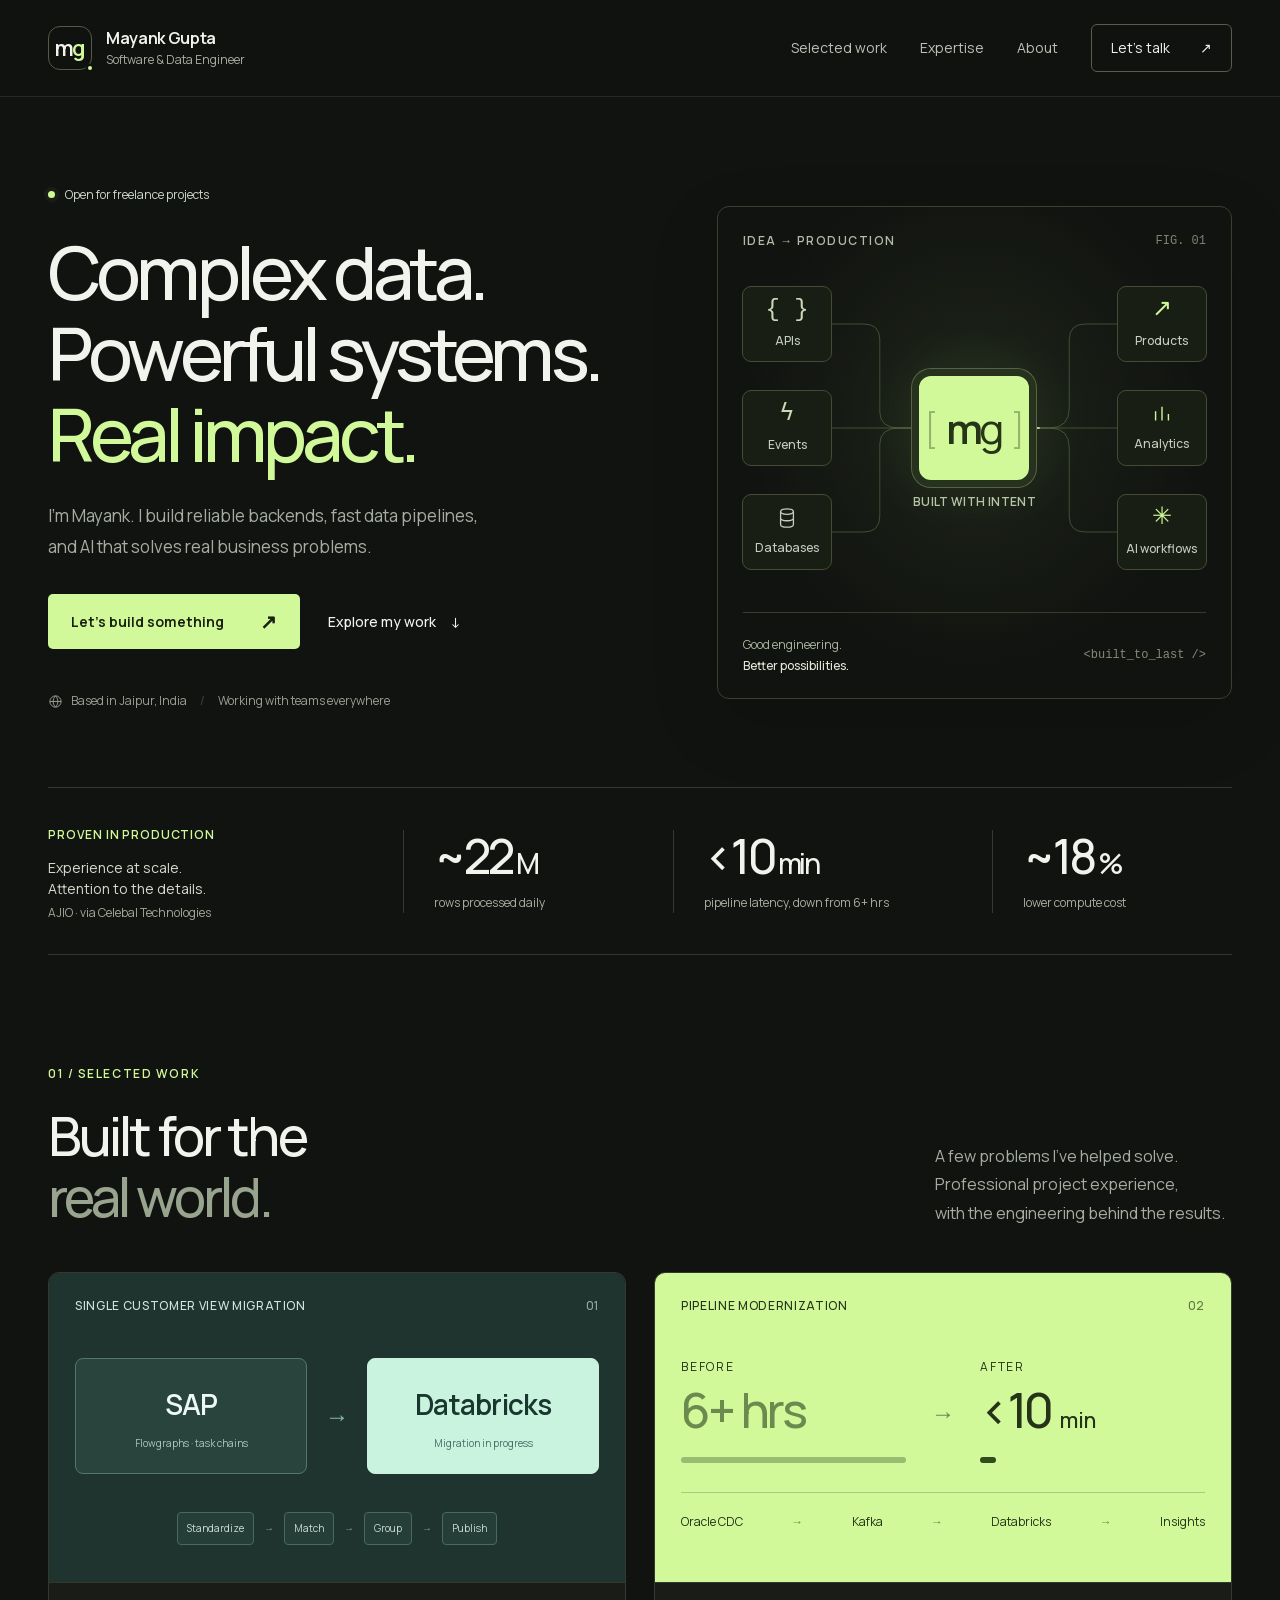
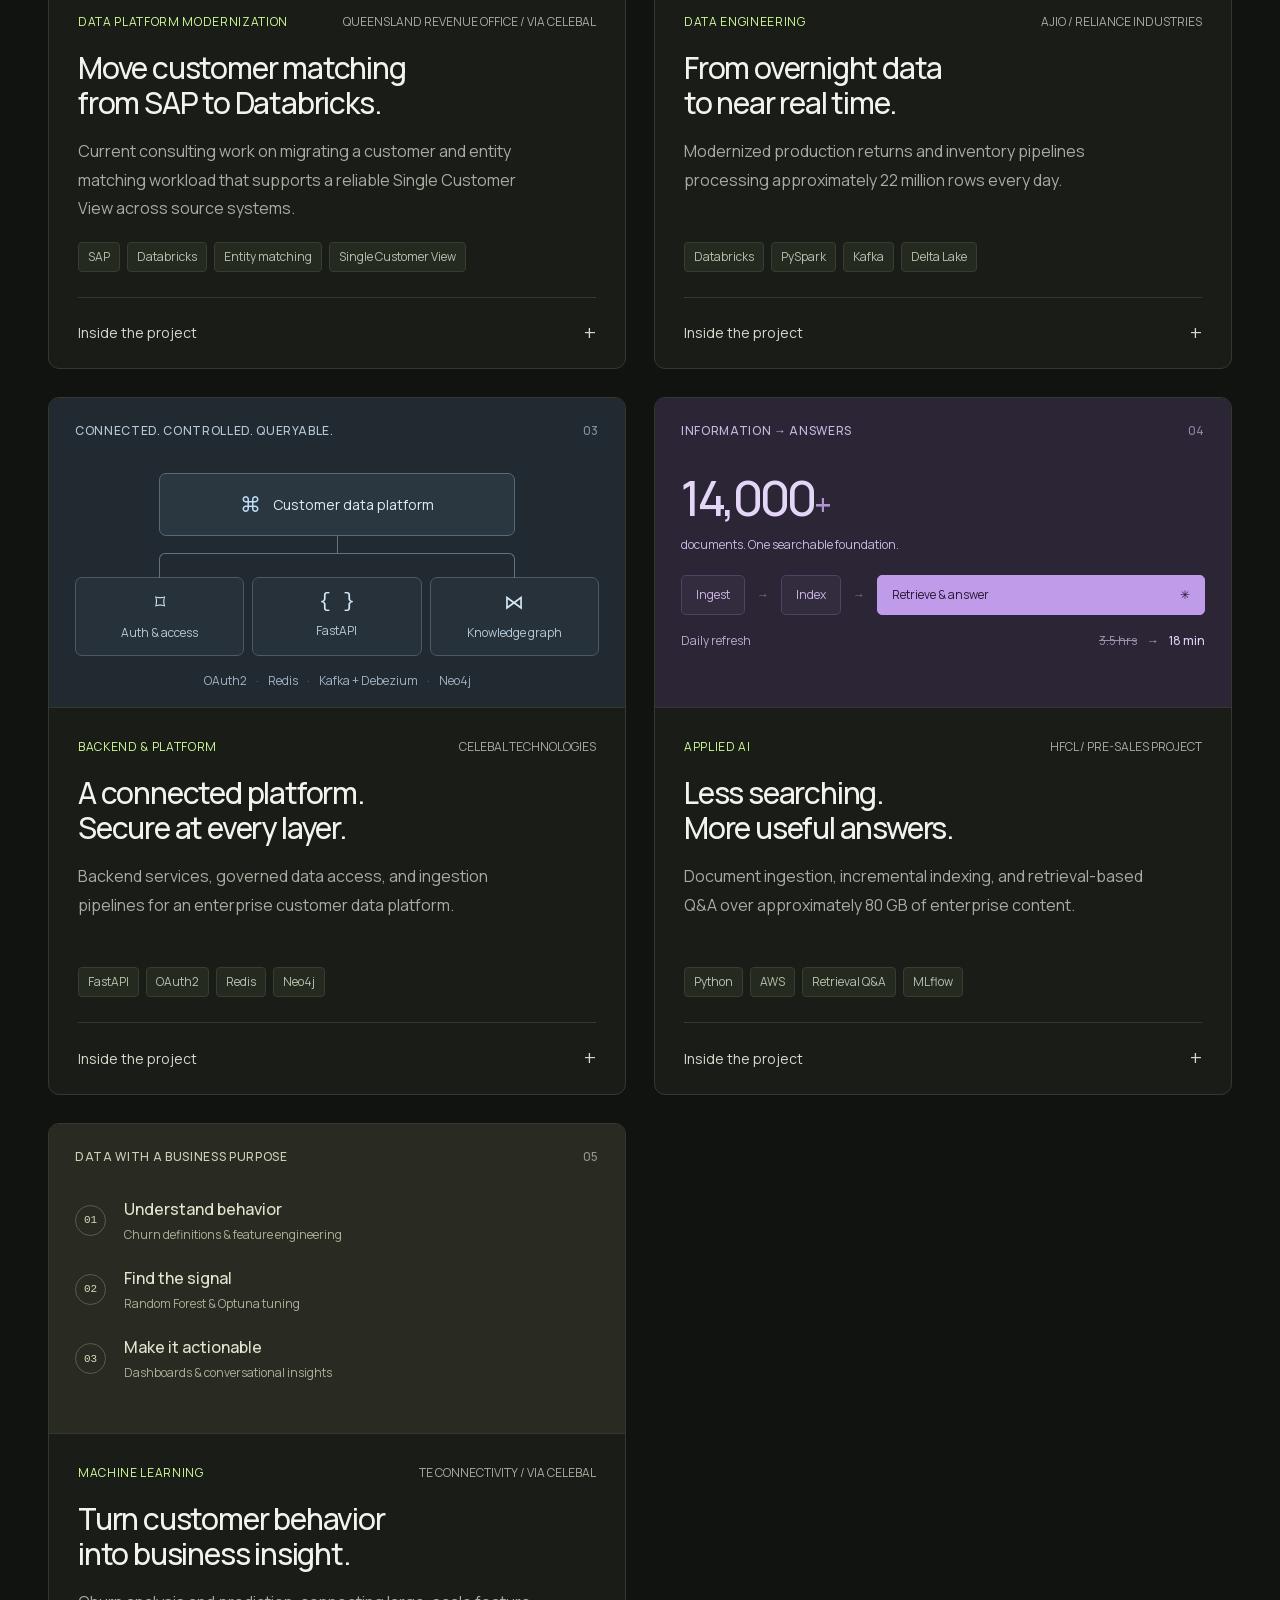
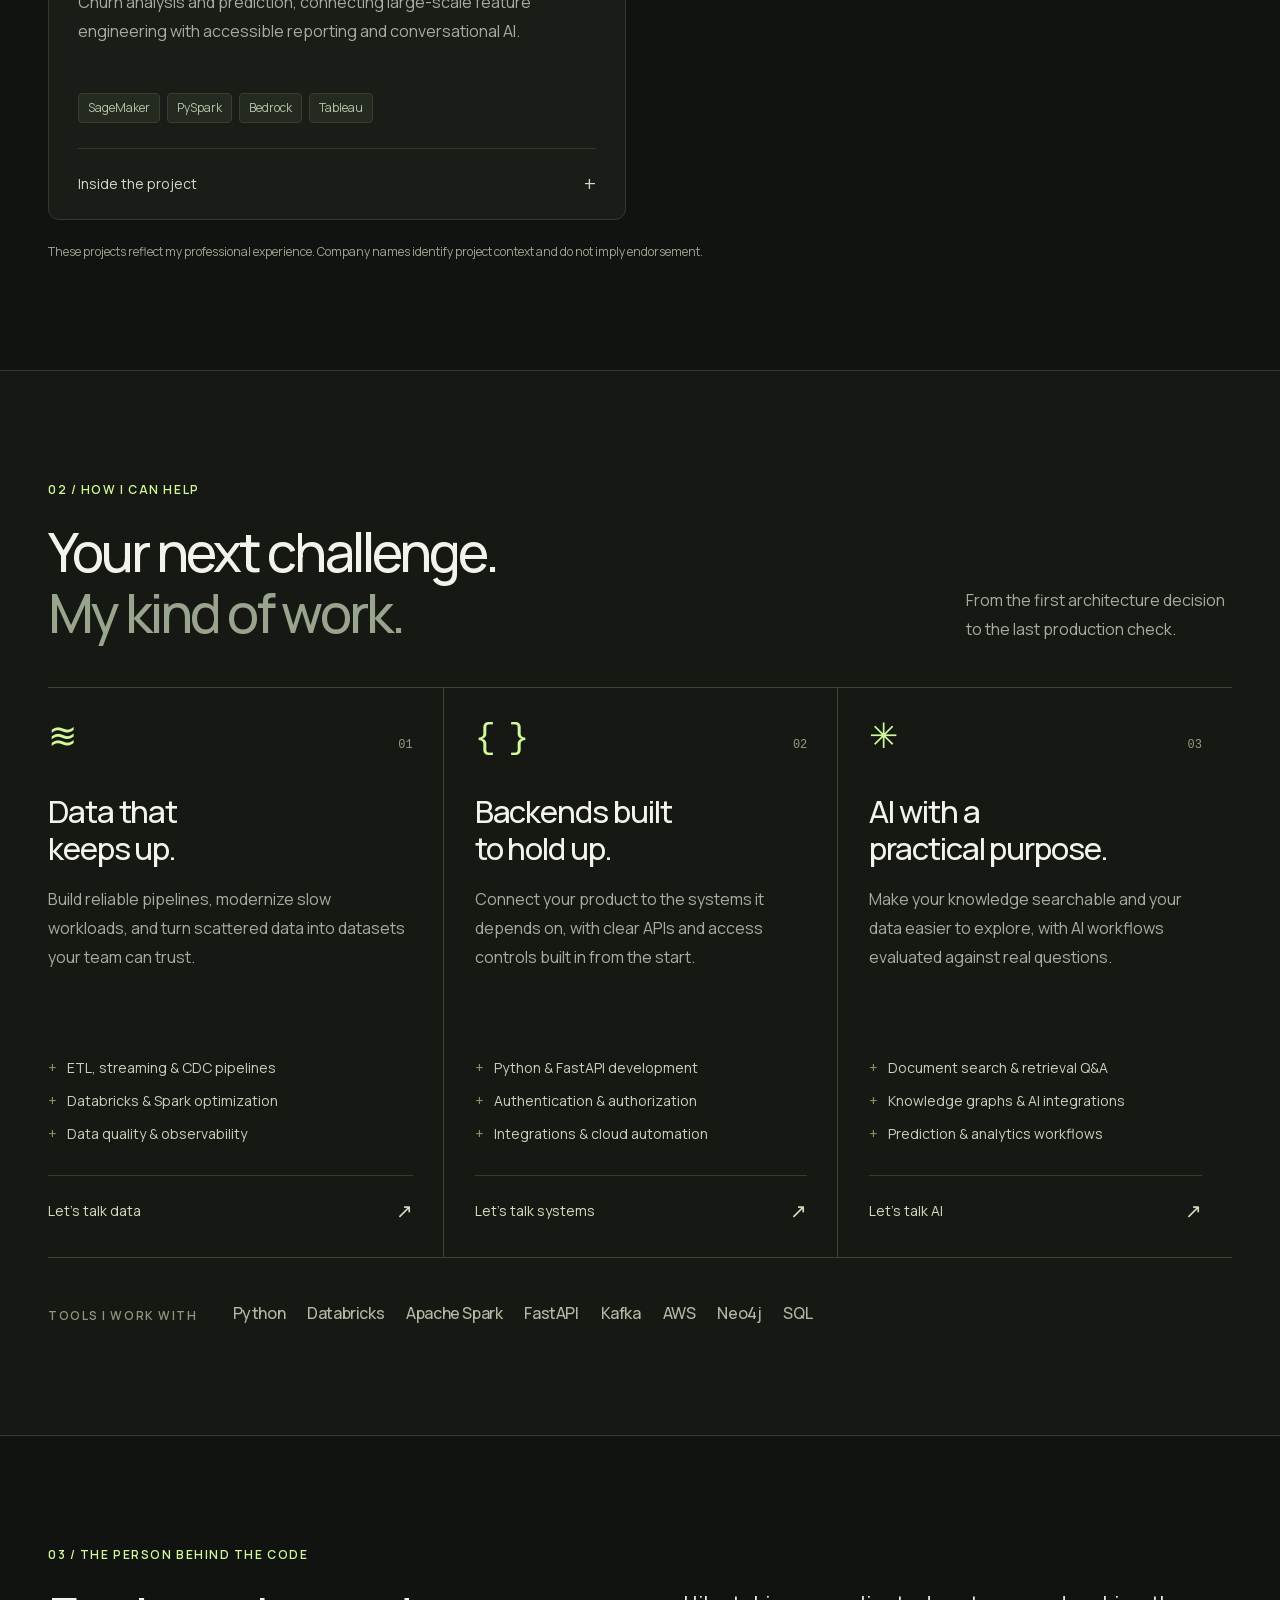
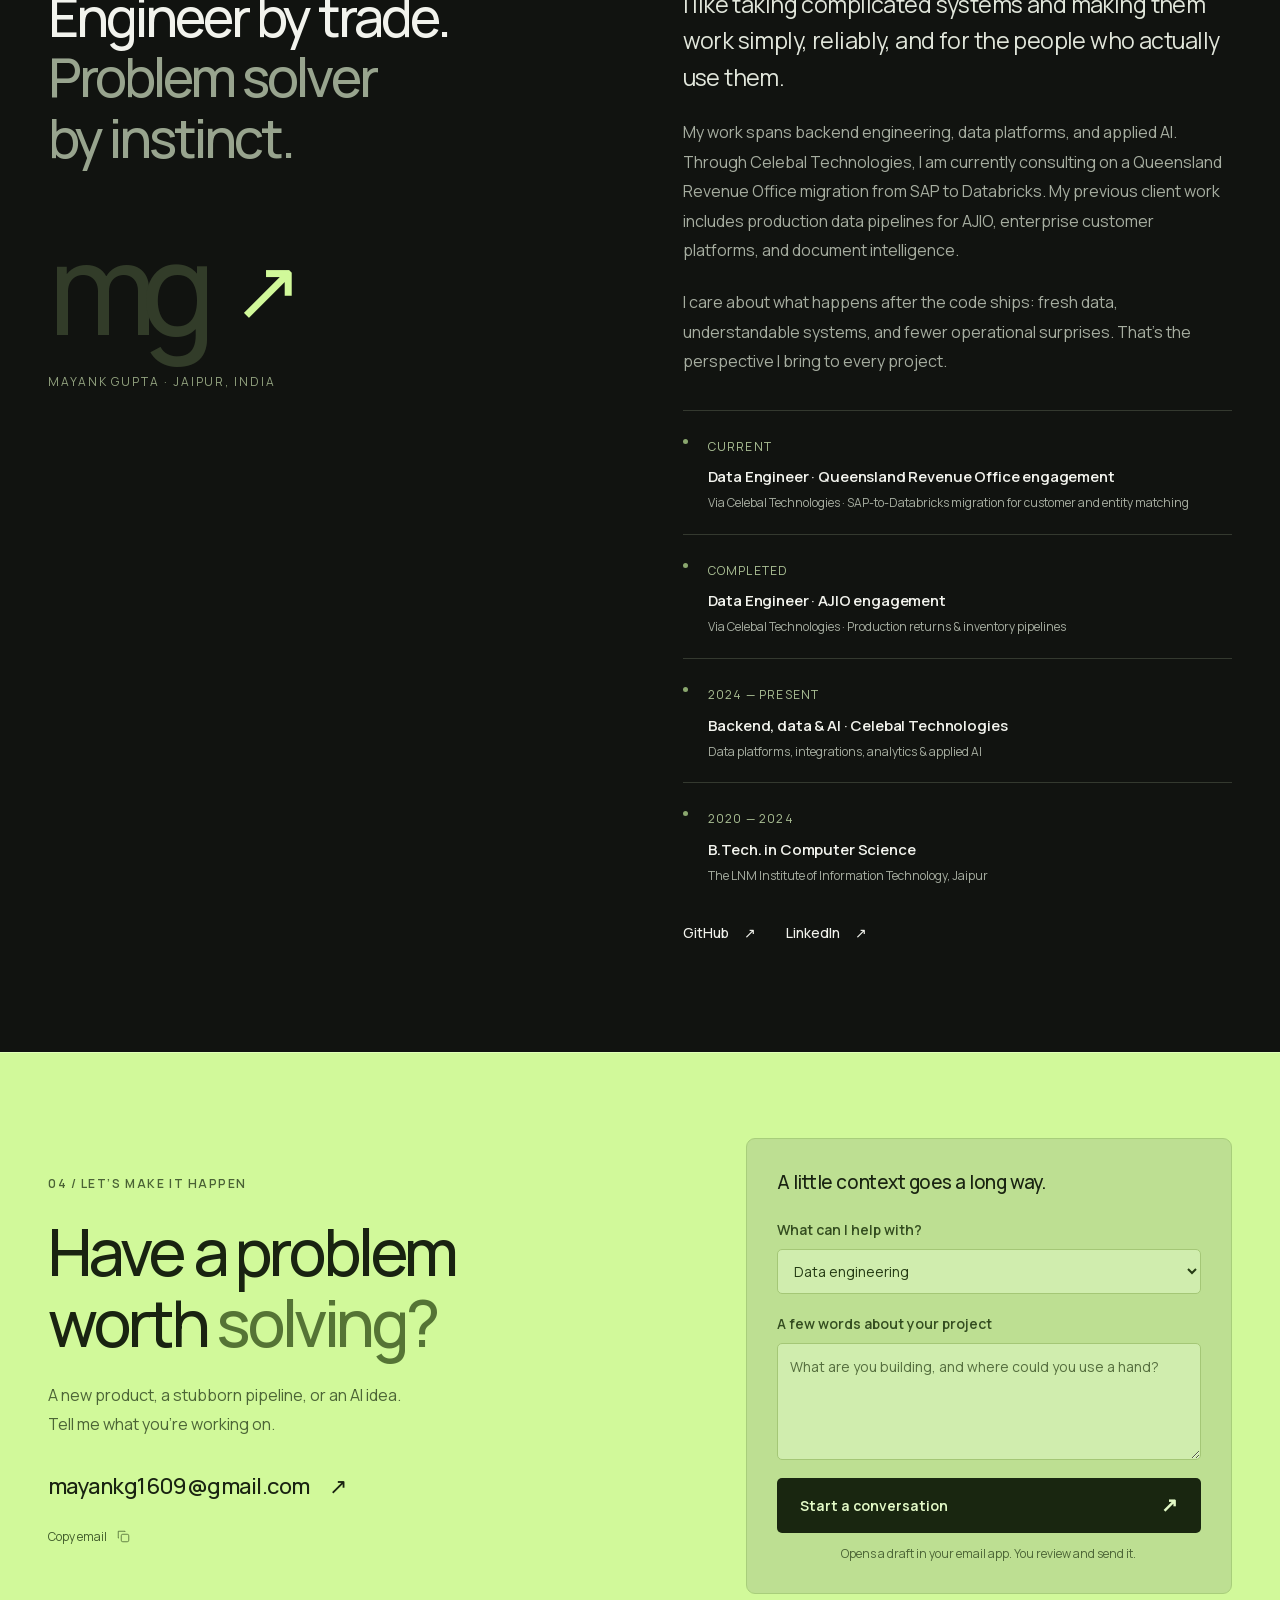
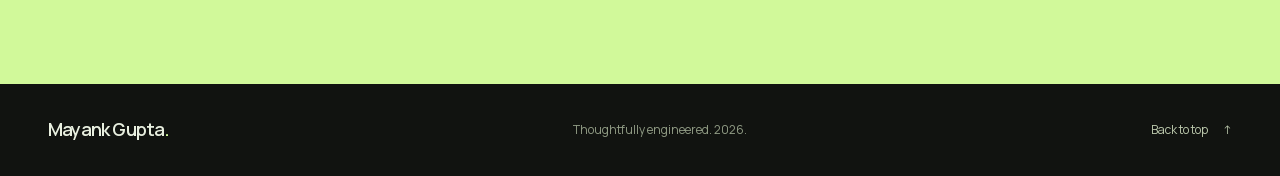
<file: index.html>
<!doctype html>
<html lang="en">
<head>
  <meta charset="utf-8">
  <meta name="viewport" content="width=device-width, initial-scale=1">
  <meta name="theme-color" content="#111310">
  <meta name="description" content="Mayank Gupta is a software and data engineer in Jaipur, India. Freelance backend development, Databricks data pipelines, and practical AI systems, grounded in enterprise engineering experience.">
  <meta property="og:type" content="website">
  <meta property="og:title" content="Mayank Gupta — Software & Data Engineer">
  <meta property="og:description" content="Complex data. Powerful systems. Real impact. Backend, data engineering, and practical AI for your next project.">
  <meta property="og:url" content="https://mayank-gupta16.github.io/">
  <meta name="twitter:card" content="summary">
  <link rel="canonical" href="https://mayank-gupta16.github.io/">
  <link rel="icon" type="image/svg+xml" href="assets/favicon.svg">
  <link rel="stylesheet" href="styles.css">
  <script src="script.js" defer></script>
  <title>Mayank Gupta — Software & Data Engineer</title>
</head>
<body>
  <a class="skip-link" href="#main">Skip to content</a>
  <header class="site-header">
    <div class="container header-inner">
      <a class="brand" href="#home" aria-label="Mayank Gupta, home"><span class="brand-mark">m<span>g</span><i></i></span><span>Mayank Gupta<span class="brand-sub">Software & Data Engineer</span></span></a>
      <button class="menu-toggle" type="button" aria-expanded="false" aria-controls="navigation" aria-label="Open navigation"><span></span><span></span></button>
      <nav id="navigation" aria-label="Main navigation"><a href="#work">Selected work</a><a href="#expertise">Expertise</a><a href="#about">About</a><a class="nav-contact" href="#contact">Let’s talk <span aria-hidden="true">↗</span></a></nav>
    </div>
  </header>
  <main id="main">
    <section class="hero container" id="home" aria-labelledby="hero-title">
      <div class="hero-copy">
        <div class="availability"><span class="status-dot" aria-hidden="true"></span> Open for freelance projects</div>
        <h1 id="hero-title">Complex data.<br>Powerful systems.<br><span>Real impact.</span></h1>
        <p class="hero-description">I’m Mayank. I build reliable backends, fast data pipelines, and AI that solves real business problems.</p>
        <div class="hero-actions"><a class="button button-primary" href="#contact">Let’s build something <span aria-hidden="true">↗</span></a><a class="text-link" href="#work">Explore my work <span aria-hidden="true">↓</span></a></div>
        <div class="hero-location"><svg width="15" height="15" viewBox="0 0 24 24" fill="none" stroke="currentColor" stroke-width="1.5" aria-hidden="true"><circle cx="12" cy="12" r="9"/><path d="M3 12h18M12 3c5 5 5 13 0 18-5-5-5-13 0-18Z"/></svg> <span>Based in Jaipur, India</span><span class="divider" aria-hidden="true">/</span><span class="location-remote">Working with teams everywhere</span></div>
      </div>
      <div class="hero-visual" aria-label="From data sources to reliable products: APIs, events and databases connect through backend, data and AI engineering to products, analytics and AI workflows.">
        <div class="visual-top"><span class="eyebrow">IDEA → PRODUCTION</span><span class="visual-index">FIG. 01</span></div>
        <div class="flow-diagram" aria-hidden="true">
          <svg class="flow-lines" viewBox="0 0 520 340" preserveAspectRatio="none" fill="none"><defs><linearGradient id="line-gradient"><stop stop-color="#8fa17a" stop-opacity=".15"/><stop offset=".5" stop-color="#d0f79a"/><stop offset="1" stop-color="#8fa17a" stop-opacity=".15"/></linearGradient></defs><path class="base-line" d="M70 66H148Q164 66 164 82V154Q164 170 184 170H220M70 170H220M70 274H148Q164 274 164 258V186Q164 170 184 170H220M300 170H336Q356 170 356 150V82Q356 66 372 66H450M300 170H450M300 170H336Q356 170 356 190V258Q356 274 372 274H450"/><path class="signal signal-a" d="M70 66H148Q164 66 164 82V154Q164 170 184 170H220M300 170H336Q356 170 356 150V82Q356 66 372 66H450"/><path class="signal signal-b" d="M70 170H220M300 170H450"/><path class="signal signal-c" d="M70 274H148Q164 274 164 258V186Q164 170 184 170H220M300 170H336Q356 170 356 190V258Q356 274 372 274H450"/></svg>
          <div class="flow-node source source-one"><span class="node-glyph">{ }</span><span>APIs</span></div>
          <div class="flow-node source source-two"><span class="node-glyph">ϟ</span><span>Events</span></div>
          <div class="flow-node source source-three"><svg viewBox="0 0 24 24" fill="none" stroke="currentColor" stroke-width="1.4"><ellipse cx="12" cy="5" rx="7" ry="3"/><path d="M5 5v14c0 4 14 4 14 0V5M5 12c0 4 14 4 14 0"/></svg><span>Databases</span></div>
          <div class="engine"><span class="engine-bracket">[</span><span class="engine-letter">m<span>g</span></span><span class="engine-bracket">]</span><span class="engine-caption">BUILT WITH INTENT</span></div>
          <div class="flow-node output output-one"><span class="node-glyph">↗</span><span>Products</span></div>
          <div class="flow-node output output-two"><svg viewBox="0 0 24 24" fill="none" stroke="currentColor" stroke-width="1.5"><path d="M5 19V9M12 19V4M19 19v-7"/></svg><span>Analytics</span></div>
          <div class="flow-node output output-three"><span class="node-glyph">✳</span><span>AI workflows</span></div>
        </div>
        <div class="visual-bottom"><span>Good engineering.<br><strong>Better possibilities.</strong></span><span class="code-label">&lt;built_to_last /&gt;</span></div>
      </div>
    </section>
    <section class="proof-band container" aria-label="Engineering results from AJIO work through Celebal Technologies">
      <div class="proof-intro"><span class="eyebrow">PROVEN IN PRODUCTION</span><p>Experience at scale.<br>Attention to the details.</p><span class="proof-source">AJIO · via Celebal Technologies</span></div>
      <div class="proof-stat"><strong>~22<span>M</span></strong><span>rows processed daily</span></div>
      <div class="proof-stat"><strong>&lt;10<span>min</span></strong><span>pipeline latency, down from 6+ hrs</span></div>
      <div class="proof-stat"><strong>~18<span>%</span></strong><span>lower compute cost</span></div>
    </section>
    <section class="section container" id="work" aria-labelledby="work-title">
      <div class="section-heading"><div><span class="eyebrow section-label">01 / SELECTED WORK</span><h2 id="work-title">Built for the<br><span class="muted-heading">real world.</span></h2></div><p>A few problems I’ve helped solve.<br>Professional project experience,<br>with the engineering behind the results.</p></div>
      <div class="work-grid">
        <article class="project-card project-featured">
          <div class="project-art qro-art" aria-label="Current consulting engagement migrating a customer and entity matching workload from SAP to Databricks."><div class="art-top"><span>SINGLE CUSTOMER VIEW MIGRATION</span><span>01</span></div><div class="qro-visual"><div class="qro-system"><strong>SAP</strong><span>Flowgraphs · task chains</span></div><span class="qro-arrow" aria-hidden="true">→</span><div class="qro-system qro-target"><strong>Databricks</strong><span>Migration in progress</span></div><div class="qro-flow"><span>Standardize</span><i aria-hidden="true">→</i><span>Match</span><i aria-hidden="true">→</i><span>Group</span><i aria-hidden="true">→</i><span>Publish</span></div></div></div>
          <div class="project-content"><div class="project-category">DATA PLATFORM MODERNIZATION <span>QUEENSLAND REVENUE OFFICE / VIA CELEBAL</span></div><h3>Move customer matching<br>from SAP to Databricks.</h3><p>Current consulting work on migrating a customer and entity matching workload that supports a reliable Single Customer View across source systems.</p><div class="tags"><span>SAP</span><span>Databricks</span><span>Entity matching</span><span>Single Customer View</span></div><details><summary>Inside the project <span aria-hidden="true">+</span></summary><div class="case-details"><p><strong>The existing workflow.</strong> A propagation layer standardizes and enriches names, addresses, and contact details before rule-based matching assigns common group IDs to duplicate or related records.</p><p><strong>The migration work.</strong> I am consulting on moving this workload from SAP to Databricks, including the matching rules, ambiguous-case review paths, and the tables, APIs, and downstream interfaces that distribute matched identities.</p><p><strong>The objective.</strong> Preserve the business behavior of the SAP flowgraphs and task chains while establishing a maintainable Databricks implementation.</p><p class="attribution">Current client engagement · Queensland Revenue Office through Celebal Technologies</p></div></details></div>
        </article>
        <article class="project-card project-featured">
          <div class="project-art pipeline-art" aria-label="AJIO pipeline latency improved from more than 6 hours to under 10 minutes."><div class="art-top"><span>PIPELINE MODERNIZATION</span><span>02</span></div><div class="latency-visual"><div><span class="small-label">BEFORE</span><strong class="old-time">6+ hrs</strong><span class="latency-bar old-bar"></span></div><span class="latency-arrow" aria-hidden="true">→</span><div><span class="small-label">AFTER</span><strong>&lt;10 <small>min</small></strong><span class="latency-bar new-bar"></span></div></div><div class="pipeline-steps"><span>Oracle CDC</span><i aria-hidden="true">→</i><span>Kafka</span><i aria-hidden="true">→</i><span>Databricks</span><i aria-hidden="true">→</i><span>Insights</span></div></div>
          <div class="project-content"><div class="project-category">DATA ENGINEERING <span>AJIO / RELIANCE INDUSTRIES</span></div><h3>From overnight data<br>to near real time.</h3><p>Modernized production returns and inventory pipelines processing approximately 22 million rows every day.</p><div class="tags"><span>Databricks</span><span>PySpark</span><span>Kafka</span><span>Delta Lake</span></div><details><summary>Inside the project <span aria-hidden="true">+</span></summary><div class="case-details"><p><strong>The challenge.</strong> Legacy processing delayed business-ready data by more than six hours.</p><p><strong>My contribution.</strong> Built and operated CDC ingestion, refactored Spark SQL logic, and introduced watermark-based incremental processing, data-quality checks, and observability across the medallion layers.</p><p><strong>The result.</strong> Latency under 10 minutes, approximately 18% lower compute cost, and a 99%+ daily job-success rate across production pipelines.</p><p class="attribution">Completed client engagement · AJIO through Celebal Technologies</p></div></details></div>
        </article>
        <article class="project-card">
          <div class="project-art platform-art" aria-label="Customer data platform architecture: authentication, APIs, ingestion and knowledge graph."><div class="art-top"><span>CONNECTED. CONTROLLED. QUERYABLE.</span><span>03</span></div><div class="platform-map"><div class="platform-top"><span class="mini-icon">⌘</span> Customer data platform</div><div class="platform-connectors" aria-hidden="true"></div><div class="platform-modules"><span><i aria-hidden="true">⌑</i>Auth & access</span><span><i aria-hidden="true">{ }</i>FastAPI</span><span><i aria-hidden="true">⋈</i>Knowledge graph</span></div><div class="platform-footer">OAuth2 <span>·</span> Redis <span>·</span> Kafka + Debezium <span>·</span> Neo4j</div></div></div>
          <div class="project-content"><div class="project-category">BACKEND & PLATFORM <span>CELEBAL TECHNOLOGIES</span></div><h3>A connected platform.<br>Secure at every layer.</h3><p>Backend services, governed data access, and ingestion pipelines for an enterprise customer data platform.</p><div class="tags"><span>FastAPI</span><span>OAuth2</span><span>Redis</span><span>Neo4j</span></div><details><summary>Inside the project <span aria-hidden="true">+</span></summary><div class="case-details"><p><strong>The challenge.</strong> Connect enterprise data sources while preserving user-level access boundaries.</p><p><strong>My contribution.</strong> Built Python services with OAuth2/MSAL, PKCE, machine-to-machine authentication, and Redis sessions. Implemented Kafka and Debezium CDC connectors and modeled metadata relationships in Neo4j.</p><p><strong>The outcome.</strong> Integrated authentication, ingestion, schema discovery, and governed APIs as components of the wider customer data platform.</p><p class="attribution">Backend & data platform work · Celebal Technologies · Oct 2024–Aug 2025</p></div></details></div>
        </article>
        <article class="project-card">
          <div class="project-art document-art" aria-label="Document ingestion and indexing: over 14,000 documents, refresh time reduced from 3.5 hours to 18 minutes."><div class="art-top"><span>INFORMATION → ANSWERS</span><span>04</span></div><div class="document-visual"><div class="doc-count"><strong>14,000<span>+</span></strong><span>documents. One searchable foundation.</span></div><div class="retrieval-flow"><span>Ingest</span><i aria-hidden="true">→</i><span>Index</span><i aria-hidden="true">→</i><span class="answer-step">Retrieve & answer <b aria-hidden="true">✳</b></span></div><div class="refresh-label">Daily refresh <span>3.5 hrs</span><i aria-hidden="true">→</i><strong>18 min</strong></div></div></div>
          <div class="project-content"><div class="project-category">APPLIED AI <span>HFCL / PRE-SALES PROJECT</span></div><h3>Less searching.<br>More useful answers.</h3><p>Document ingestion, incremental indexing, and retrieval-based Q&A over approximately 80 GB of enterprise content.</p><div class="tags"><span>Python</span><span>AWS</span><span>Retrieval Q&A</span><span>MLflow</span></div><details><summary>Inside the project <span aria-hidden="true">+</span></summary><div class="case-details"><p><strong>The challenge.</strong> Keep a large document collection fresh and make its contents easier to query.</p><p><strong>My contribution.</strong> Built incremental ingestion and indexing, automated processing with S3, Lambda, Glue, and EventBridge, and added validation and freshness alerts.</p><p><strong>The result.</strong> Daily update time fell from 3.5 hours to 18 minutes. Across 300 curated evaluation questions, reviewer score improved from 3.6/5 to 4.2/5.</p><p class="attribution">Enterprise document platform · Pre-sales for HFCL · 2024</p></div></details></div>
        </article>
        <article class="project-card">
          <div class="project-art churn-art" aria-label="Churn analysis workflow: behavioral data, feature engineering, model training and business insights."><div class="art-top"><span>DATA WITH A BUSINESS PURPOSE</span><span>05</span></div><div class="churn-visual"><div class="churn-stage"><span>01</span><div><strong>Understand behavior</strong><small>Churn definitions & feature engineering</small></div></div><div class="churn-stage"><span>02</span><div><strong>Find the signal</strong><small>Random Forest & Optuna tuning</small></div></div><div class="churn-stage"><span>03</span><div><strong>Make it actionable</strong><small>Dashboards & conversational insights</small></div></div></div></div>
          <div class="project-content"><div class="project-category">MACHINE LEARNING <span>TE CONNECTIVITY / VIA CELEBAL</span></div><h3>Turn customer behavior<br>into business insight.</h3><p>Churn analysis and prediction, connecting large-scale feature engineering with accessible reporting and conversational AI.</p><div class="tags"><span>SageMaker</span><span>PySpark</span><span>Bedrock</span><span>Tableau</span></div><details><summary>Inside the project <span aria-hidden="true">+</span></summary><div class="case-details"><p><strong>The challenge.</strong> Define meaningful churn signals and help business teams understand customer behavior.</p><p><strong>My contribution.</strong> Defined churn logic and behavioral features, explored and processed data in Databricks, and trained a Random Forest on AWS SageMaker with Optuna tuning.</p><p><strong>The outcome.</strong> Surfaced analysis through Tableau and a Claude/Bedrock conversational interface, making the findings easier to explore.</p><p class="attribution">Data science work · TE Connectivity through Celebal Technologies · 2024–2025</p></div></details></div>
        </article>
      </div>
      <p class="work-note">These projects reflect my professional experience. Company names identify project context and do not imply endorsement.</p>
    </section>
    <section class="expertise-section" id="expertise" aria-labelledby="expertise-title"><div class="container section">
      <div class="section-heading"><div><span class="eyebrow section-label">02 / HOW I CAN HELP</span><h2 id="expertise-title">Your next challenge.<br><span class="muted-heading">My kind of work.</span></h2></div><p>From the first architecture decision<br>to the last production check.</p></div>
      <div class="services-grid">
        <article class="service"><div class="service-top"><span class="service-icon" aria-hidden="true">≋</span><span>01</span></div><h3>Data that<br>keeps up.</h3><p>Build reliable pipelines, modernize slow workloads, and turn scattered data into datasets your team can trust.</p><ul><li>ETL, streaming & CDC pipelines</li><li>Databricks & Spark optimization</li><li>Data quality & observability</li></ul><a href="#contact" class="service-link" data-service="Data engineering">Let’s talk data <span aria-hidden="true">↗</span></a></article>
        <article class="service"><div class="service-top"><span class="service-icon" aria-hidden="true">{ }</span><span>02</span></div><h3>Backends built<br>to hold up.</h3><p>Connect your product to the systems it depends on, with clear APIs and access controls built in from the start.</p><ul><li>Python & FastAPI development</li><li>Authentication & authorization</li><li>Integrations & cloud automation</li></ul><a href="#contact" class="service-link" data-service="Backend development">Let’s talk systems <span aria-hidden="true">↗</span></a></article>
        <article class="service"><div class="service-top"><span class="service-icon" aria-hidden="true">✳</span><span>03</span></div><h3>AI with a<br>practical purpose.</h3><p>Make your knowledge searchable and your data easier to explore, with AI workflows evaluated against real questions.</p><ul><li>Document search & retrieval Q&A</li><li>Knowledge graphs & AI integrations</li><li>Prediction & analytics workflows</li></ul><a href="#contact" class="service-link" data-service="Applied AI">Let’s talk AI <span aria-hidden="true">↗</span></a></article>
      </div>
      <div class="stack-row"><span class="eyebrow">TOOLS I WORK WITH</span><div><span>Python</span><span>Databricks</span><span>Apache Spark</span><span>FastAPI</span><span>Kafka</span><span>AWS</span><span>Neo4j</span><span>SQL</span></div></div>
    </div></section>
    <section class="section container about-section" id="about" aria-labelledby="about-title">
      <div class="about-intro"><span class="eyebrow section-label">03 / THE PERSON BEHIND THE CODE</span><h2 id="about-title">Engineer by trade.<br><span class="muted-heading">Problem solver <br>by instinct.</span></h2><div class="about-monogram" aria-hidden="true">mg<span>↗</span></div><span class="about-caption">MAYANK GUPTA · JAIPUR, INDIA</span></div>
      <div class="about-copy"><p class="about-lead">I like taking complicated systems and making them work simply, reliably, and for the people who actually use them.</p><p>My work spans backend engineering, data platforms, and applied AI. Through Celebal Technologies, I am currently consulting on a Queensland Revenue Office migration from SAP to Databricks. My previous client work includes production data pipelines for AJIO, enterprise customer platforms, and document intelligence.</p><p>I care about what happens after the code ships: fresh data, understandable systems, and fewer operational surprises. That’s the perspective I bring to every project.</p><div class="timeline"><div><span>CURRENT</span><h3>Data Engineer · Queensland Revenue Office engagement</h3><p>Via Celebal Technologies · SAP-to-Databricks migration for customer and entity matching</p></div><div><span>COMPLETED</span><h3>Data Engineer · AJIO engagement</h3><p>Via Celebal Technologies · Production returns & inventory pipelines</p></div><div><span>2024 — PRESENT</span><h3>Backend, data & AI · Celebal Technologies</h3><p>Data platforms, integrations, analytics & applied AI</p></div><div><span>2020 — 2024</span><h3>B.Tech. in Computer Science</h3><p>The LNM Institute of Information Technology, Jaipur</p></div></div><div class="profile-links"><a class="text-link" href="https://github.com/mayank-gupta16" target="_blank" rel="noopener noreferrer">GitHub <span aria-hidden="true">↗</span></a><a class="text-link" href="https://www.linkedin.com/in/mayank-gupta-7104a21a6" target="_blank" rel="noopener noreferrer">LinkedIn <span aria-hidden="true">↗</span></a></div></div>
    </section>
    <section class="contact-section" id="contact" aria-labelledby="contact-title"><div class="container contact-inner"><div><span class="eyebrow section-label">04 / LET’S MAKE IT HAPPEN</span><h2 id="contact-title">Have a problem<br>worth <span>solving?</span></h2><p>A new product, a stubborn pipeline, or an AI idea.<br>Tell me what you’re working on.</p><a class="contact-email" href="mailto:mayankg1609@gmail.com">mayankg1609@gmail.com <span aria-hidden="true">↗</span></a><button class="copy-email" type="button">Copy email <svg viewBox="0 0 20 20" width="15" height="15" fill="none" stroke="currentColor" aria-hidden="true"><rect x="7" y="7" width="10" height="10" rx="2"/><path d="M12 4V3H3v9h1"/></svg></button><span class="copy-status sr-only" role="status"></span></div><form class="contact-form" id="project-form"><h3>A little context goes a long way.</h3><label for="project-type">What can I help with?</label><select id="project-type" name="service"><option>Data engineering</option><option>Backend development</option><option>Applied AI</option><option>A bit of everything</option></select><label for="project-message">A few words about your project</label><textarea id="project-message" name="message" rows="4" placeholder="What are you building, and where could you use a hand?" required maxlength="1500"></textarea><button class="button button-dark" type="submit">Start a conversation <span aria-hidden="true">↗</span></button><p class="form-note">Opens a draft in your email app. You review and send it.</p><p class="form-status" role="status" hidden>Your email draft is ready. If your email app didn’t open, copy my address and send your project details directly.</p></form></div></section>
  </main>
  <footer class="container site-footer"><a class="footer-name" href="#home">Mayank Gupta<span class="accent">.</span></a><span>Thoughtfully engineered. <span id="year">2026</span>.</span><a href="#home">Back to top <span aria-hidden="true">↑</span></a></footer>
</body>
</html>
</file>
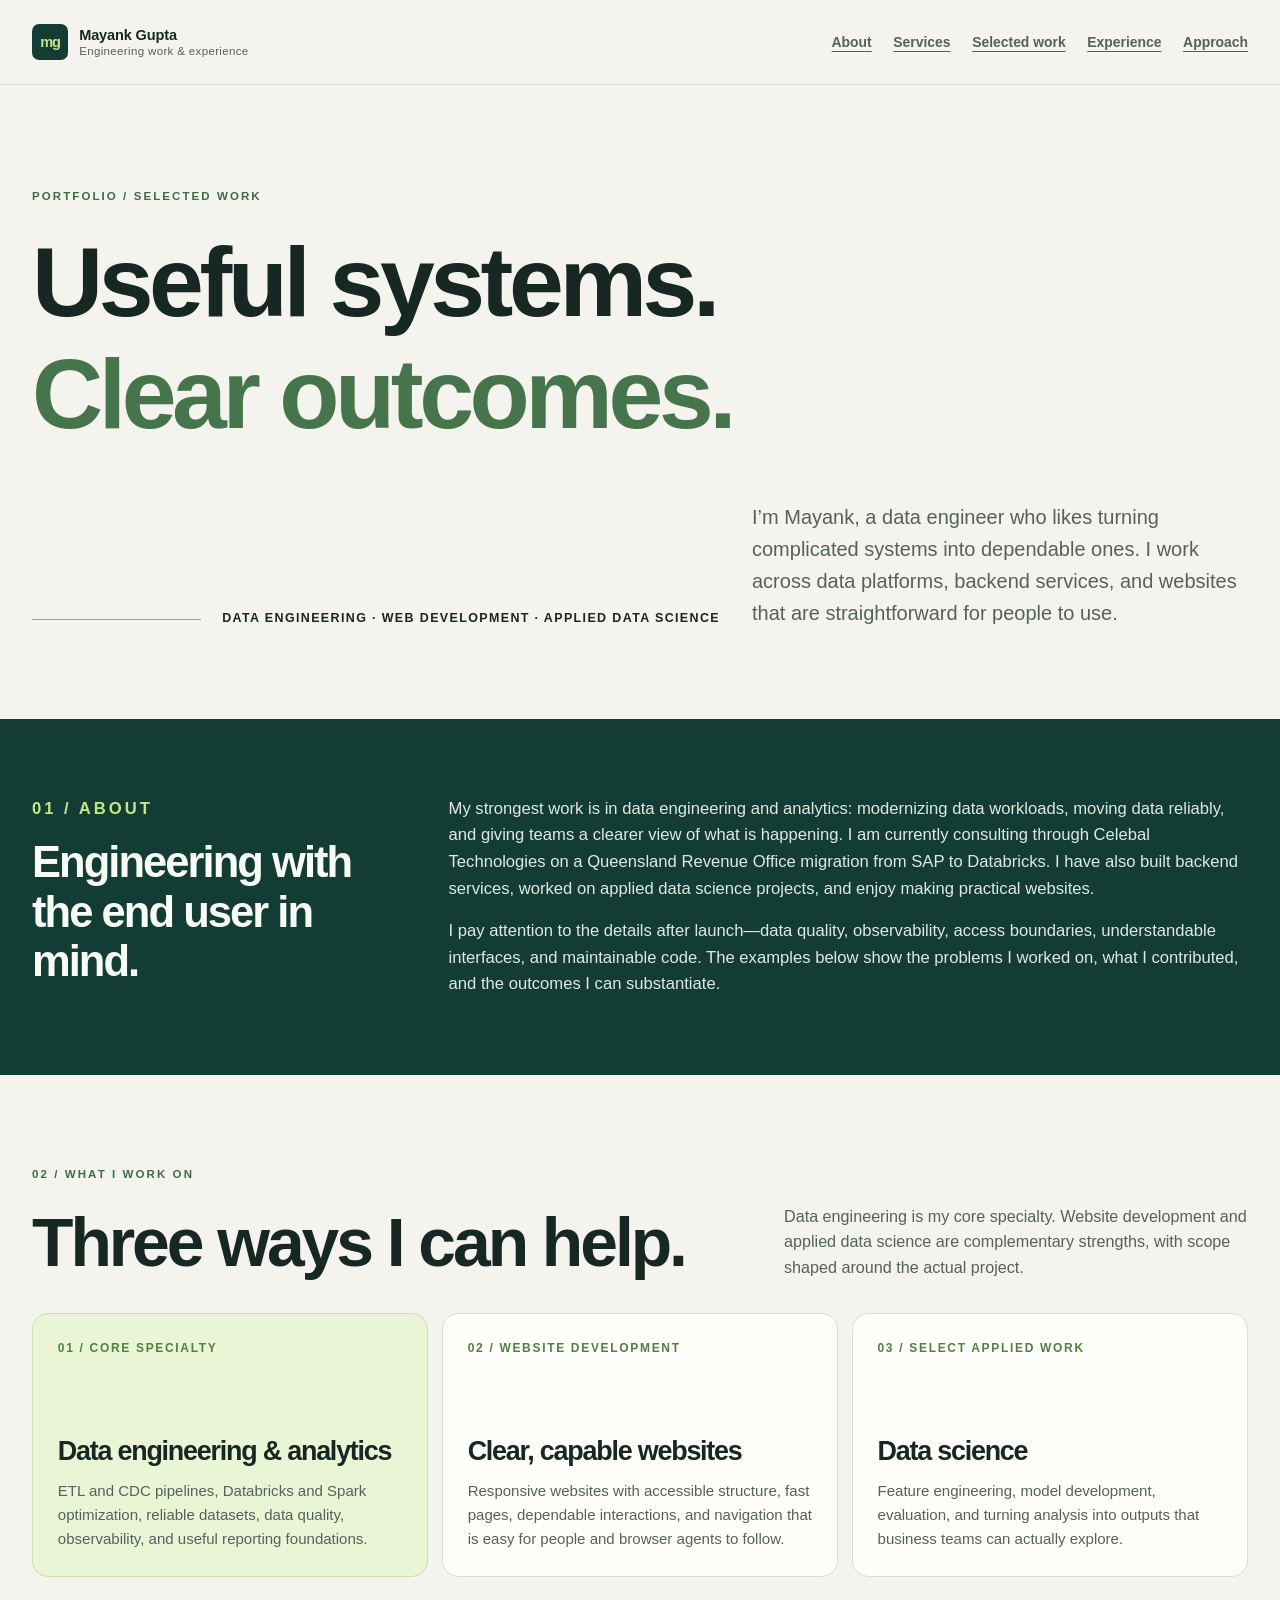
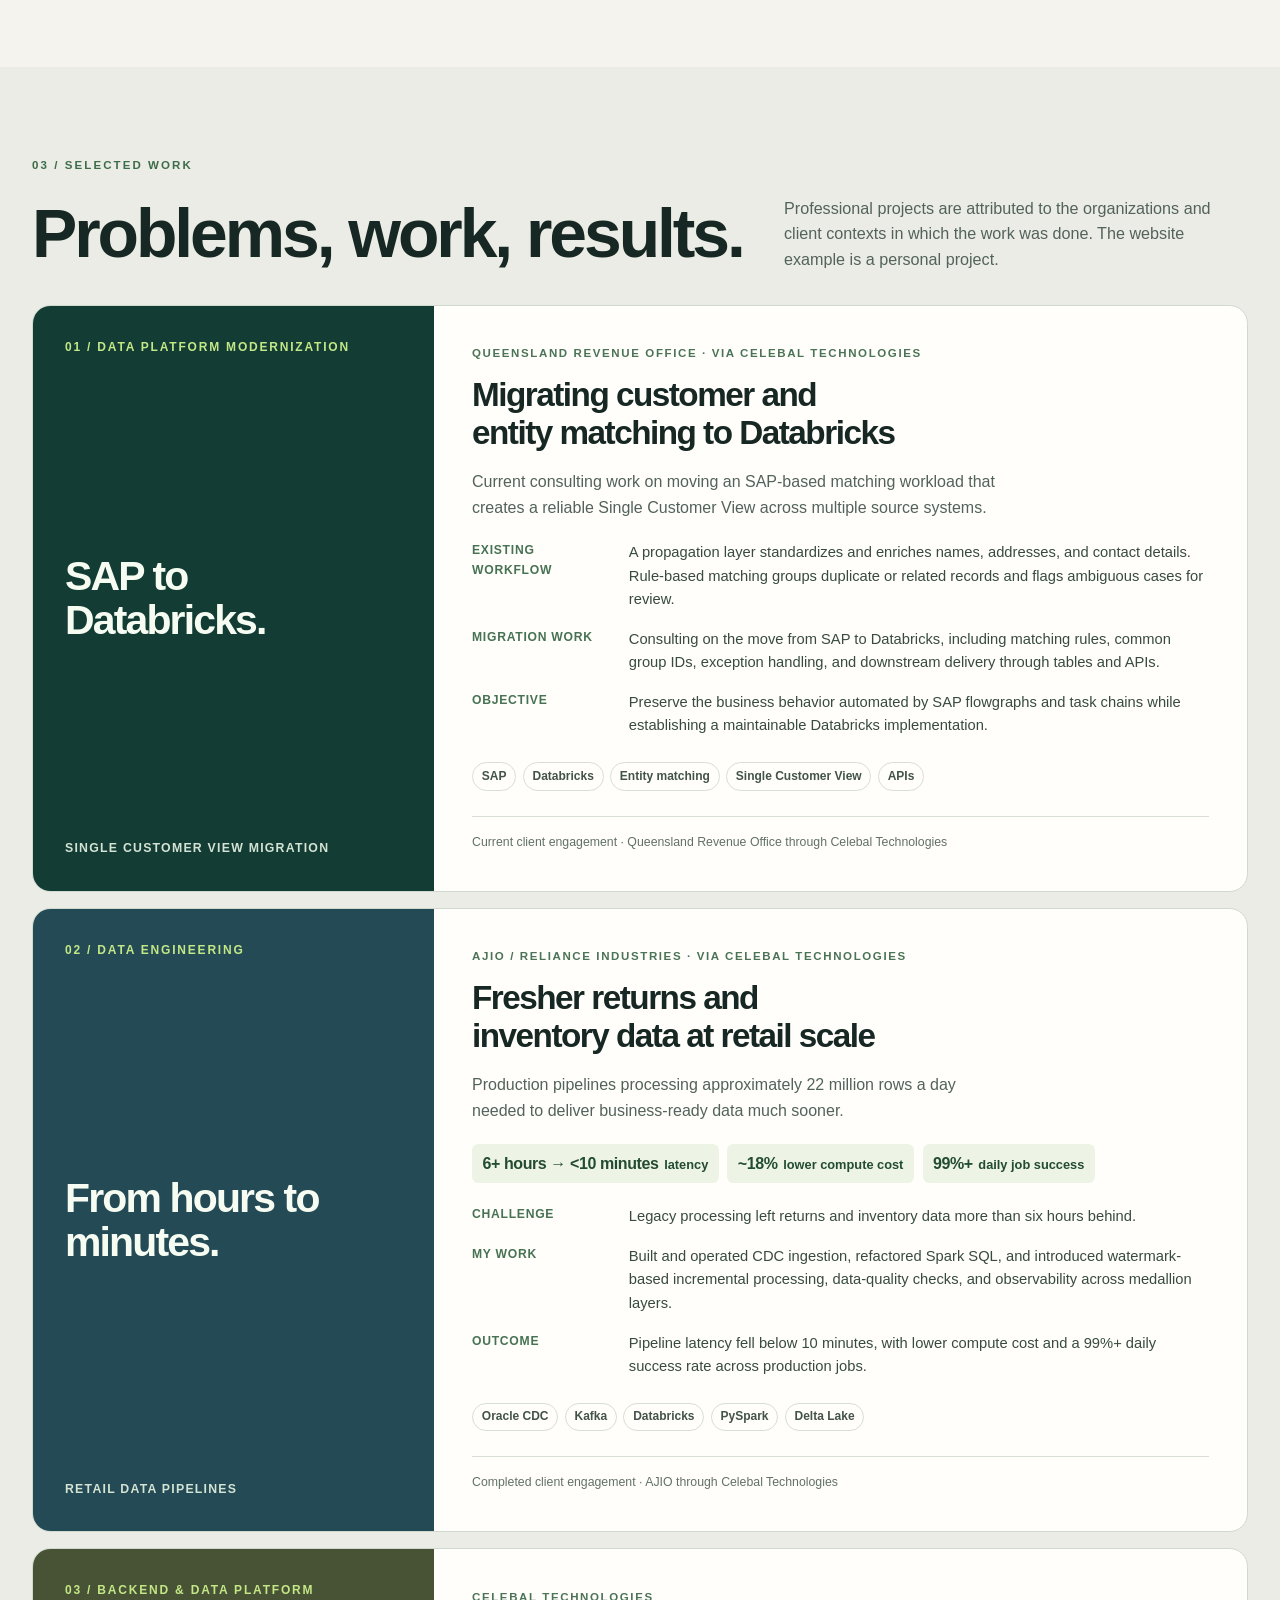
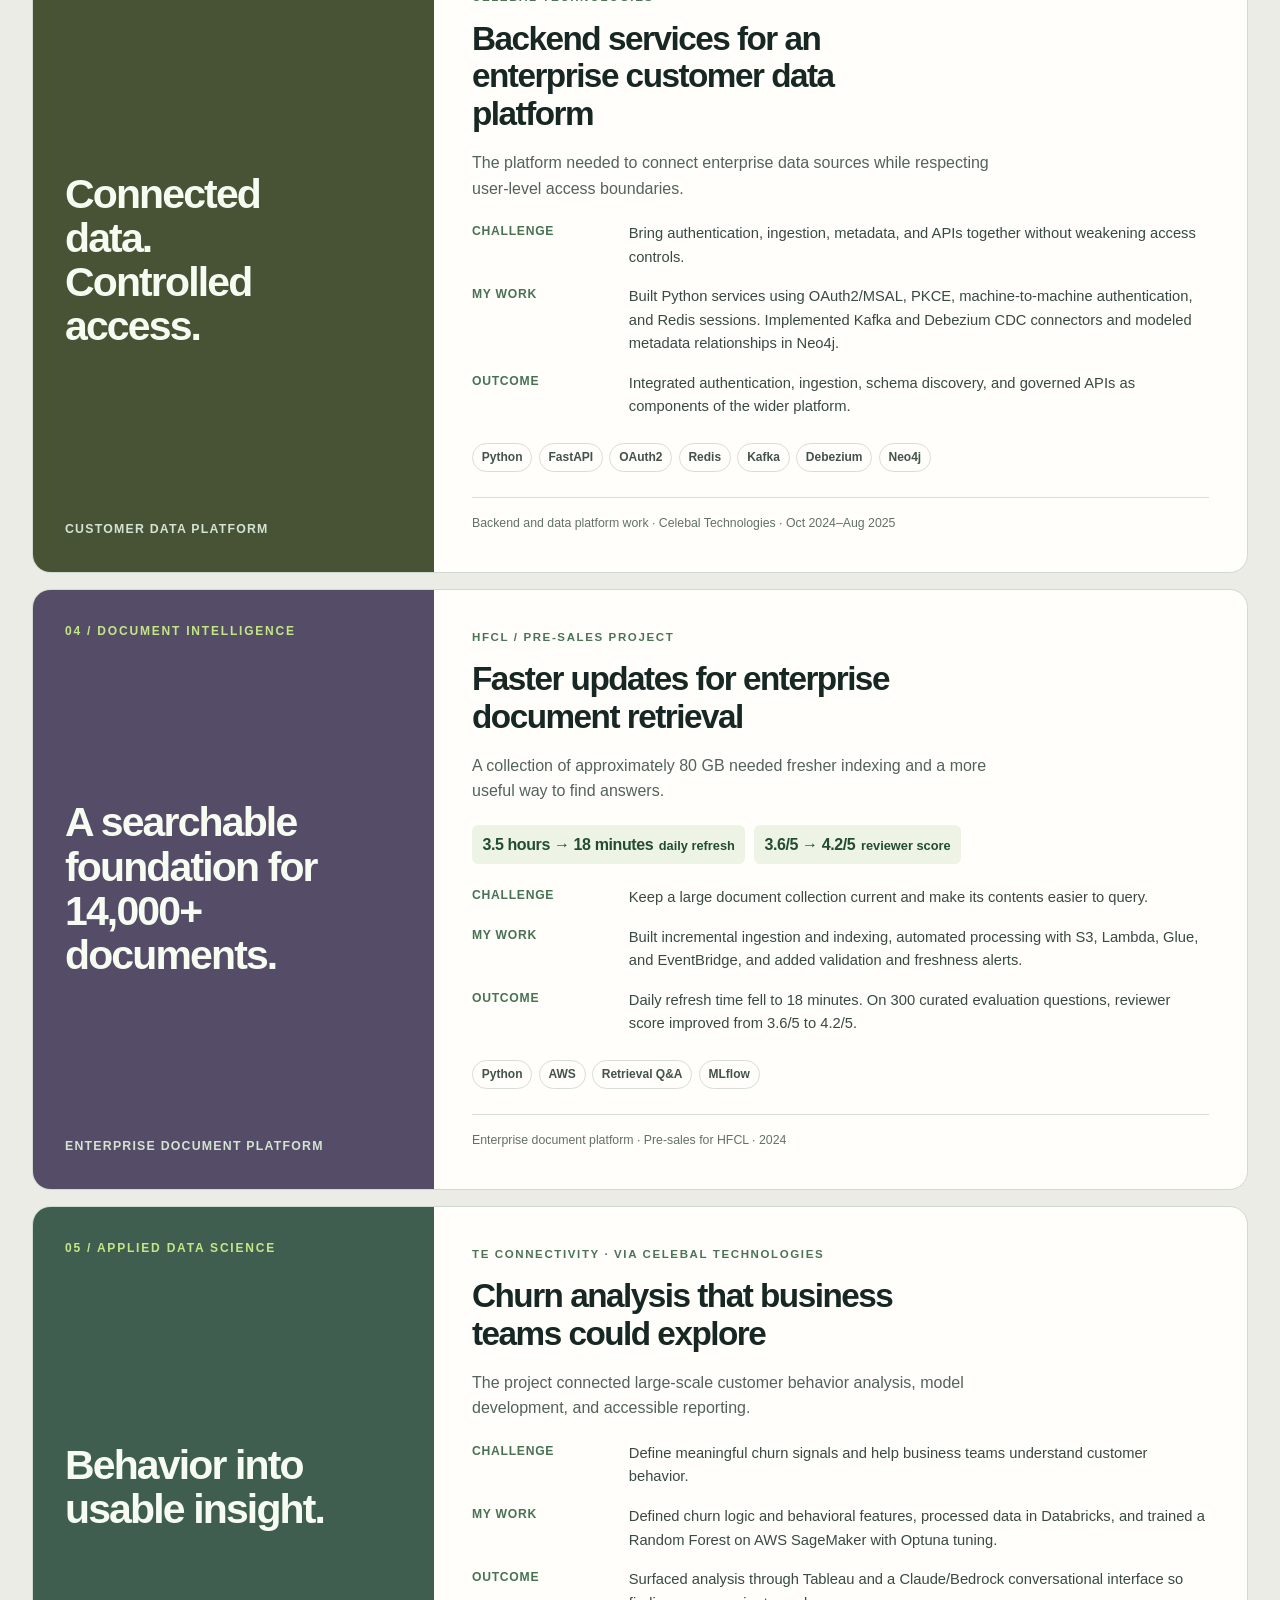
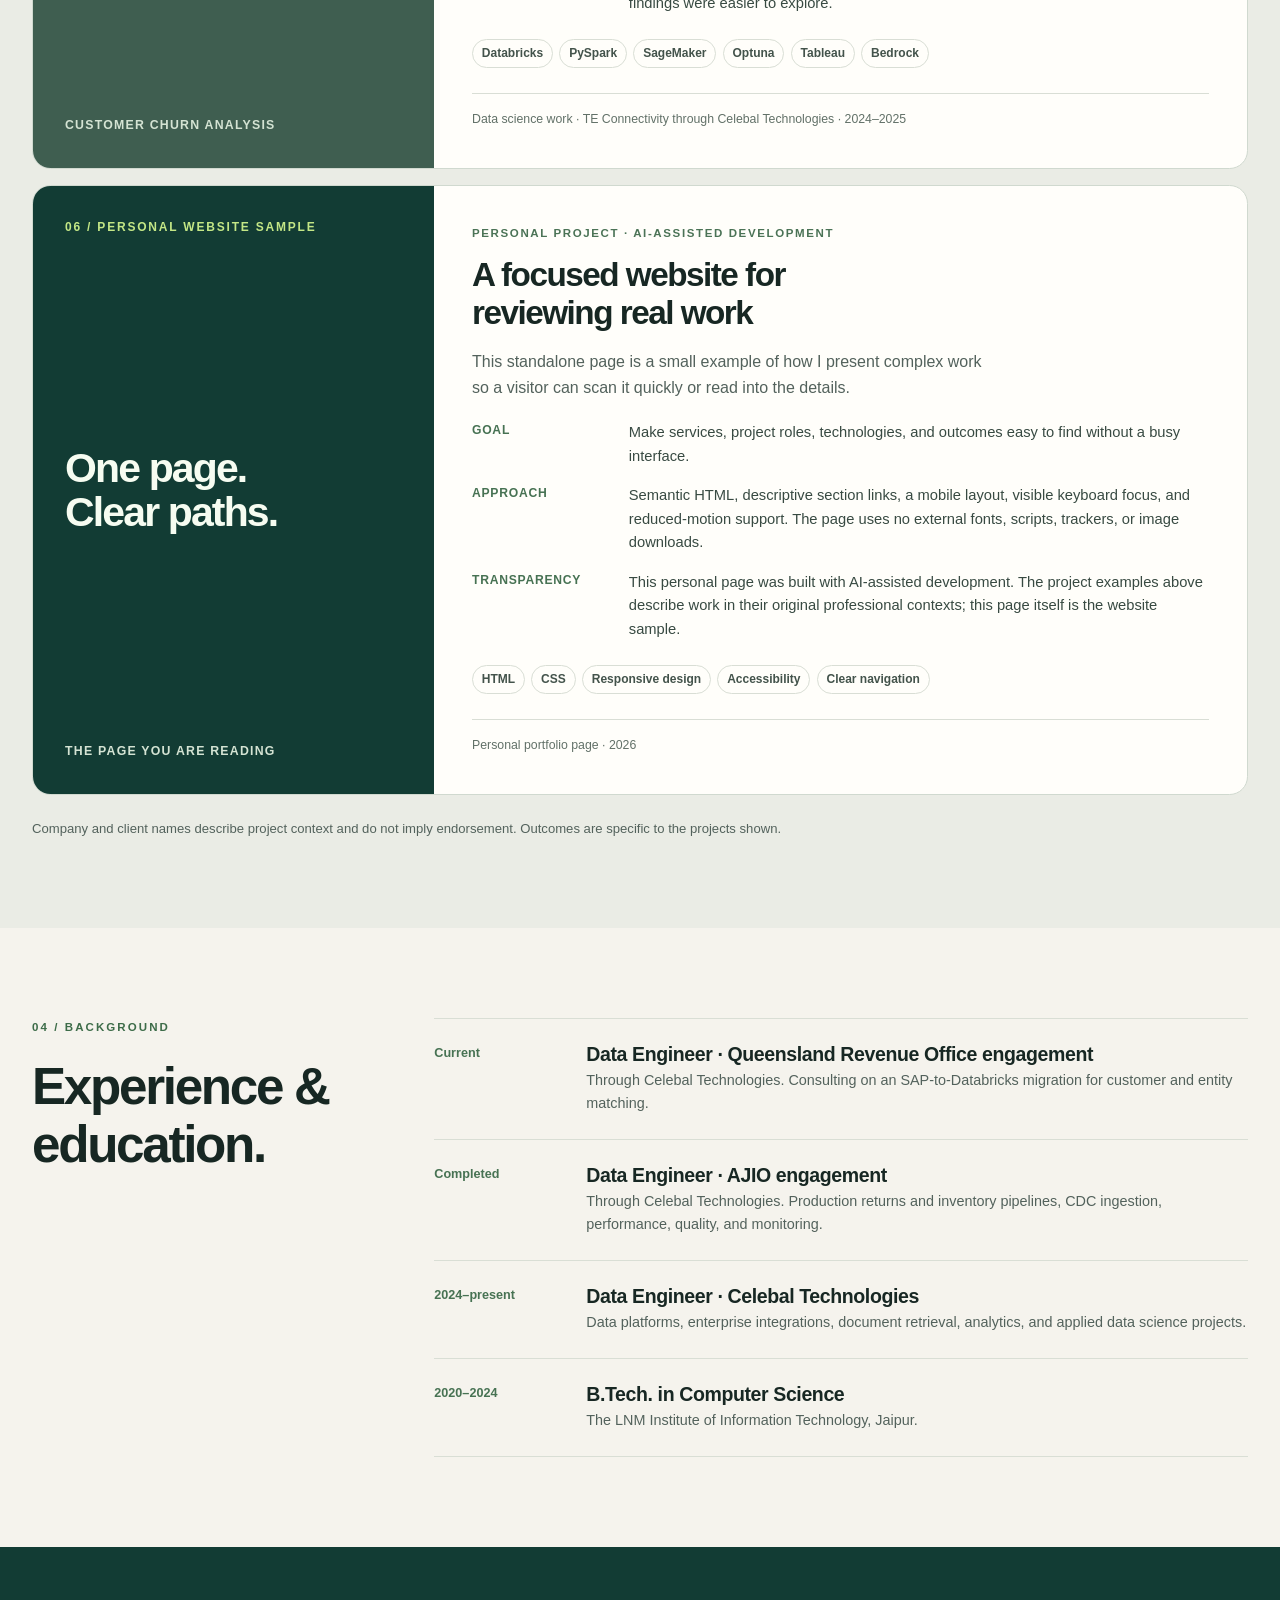
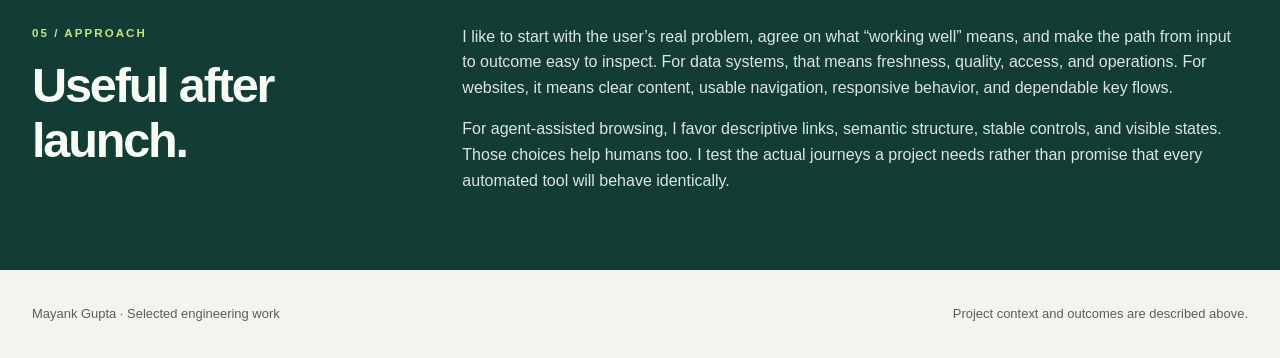
<file: upwork-samples.html>
<!doctype html>
<html lang="en">
<head>
  <meta charset="utf-8">
  <meta name="viewport" content="width=device-width, initial-scale=1">
  <meta name="color-scheme" content="light">
  <meta name="description" content="Selected data engineering, backend, analytics, data science, and website work by Mayank Gupta. Read the project challenges, contributions, and outcomes.">
  <link rel="icon" type="image/svg+xml" href="assets/favicon.svg">
  <title>Mayank Gupta — Selected Work</title>
  <style>
    :root {
      color-scheme: light;
      --paper: #f5f3ed;
      --surface: #fffefa;
      --ink: #172723;
      --muted: #53625c;
      --line: #d9ded5;
      --dark: #123c34;
      --accent: #c4e786;
      --accent-soft: #e9f5d5;
      --measure: 76rem;
    }
    *, *::before, *::after { box-sizing: border-box; }
    html { scroll-behavior: smooth; }
    body { margin: 0; background: var(--paper); color: var(--ink); font-family: -apple-system, BlinkMacSystemFont, "Segoe UI", Arial, sans-serif; line-height: 1.6; }
    a { color: inherit; }
    a:focus-visible, summary:focus-visible { outline: 3px solid #5f8625; outline-offset: 4px; border-radius: 3px; }
    ::selection { background: var(--accent); color: var(--ink); }
    .skip-link { position: absolute; z-index: 20; left: 1rem; top: -5rem; padding: .6rem 1rem; background: var(--accent); color: var(--ink); font-weight: 700; }
    .skip-link:focus { top: 1rem; }
    .wrap { width: min(calc(100% - 3rem), var(--measure)); margin-inline: auto; }
    .site-header { border-bottom: 1px solid var(--line); background: var(--paper); }
    .header-inner { min-height: 5.25rem; display: flex; align-items: center; justify-content: space-between; gap: 1.5rem; }
    .wordmark { display: inline-flex; align-items: center; gap: .7rem; font-size: .91rem; line-height: 1.25; font-weight: 750; letter-spacing: -.01em; text-decoration: none; }
    .monogram { display: grid; place-items: center; width: 2.25rem; height: 2.25rem; border-radius: .45rem; background: var(--dark); color: var(--accent); font-size: .91rem; letter-spacing: -.08em; }
    .wordmark small { display: block; font-size: .72rem; font-weight: 500; letter-spacing: .03em; color: var(--muted); }
    nav { display: flex; flex-wrap: wrap; justify-content: flex-end; gap: .25rem 1.35rem; }
    nav a { padding: .45rem 0; color: var(--muted); font-size: .87rem; font-weight: 650; text-decoration-thickness: .07em; text-underline-offset: .3em; }
    nav a:hover { color: var(--dark); }
    .hero { padding-block: clamp(4rem, 8vw, 7.5rem) clamp(3.5rem, 7vw, 6rem); }
    .eyebrow { margin: 0 0 1.35rem; color: #3d6c49; font-size: .72rem; font-weight: 800; letter-spacing: .18em; text-transform: uppercase; }
    h1, h2, h3 { line-height: 1.13; letter-spacing: -.045em; }
    h1 { max-width: 14ch; margin: 0; font-size: clamp(3rem, 7.7vw, 6.9rem); font-weight: 760; }
    .hero h1 em { color: #47754b; font-style: normal; }
    .hero-bottom { display: grid; grid-template-columns: 1fr minmax(16rem, 31rem); align-items: end; gap: 2rem; margin-top: 3.2rem; }
    .hero-bottom p { max-width: 31rem; margin: 0; color: var(--muted); font-size: clamp(1.05rem, 1.75vw, 1.25rem); }
    .hero-index { display: flex; align-items: center; gap: 1.3rem; font-size: .78rem; font-weight: 750; letter-spacing: .11em; text-transform: uppercase; }
    .hero-index::before { content: ""; flex: 1; height: 1px; background: #92a399; }
    .profile-band { background: var(--dark); color: #f9fbf5; }
    .profile-grid { display: grid; grid-template-columns: minmax(12rem, .85fr) 2fr; gap: clamp(2rem, 6vw, 6rem); padding-block: clamp(3rem, 6vw, 5.3rem); }
    .profile-grid .eyebrow { color: var(--accent); }
    .profile-grid h2 { margin: 0; font-size: clamp(2rem, 3.4vw, 3.2rem); }
    .profile-grid p { max-width: 50rem; margin: 0 0 1rem; color: #e0e9e1; font-size: 1.04rem; }
    .profile-grid p:last-child { margin-bottom: 0; }
    .section { padding-block: clamp(4.25rem, 7vw, 7rem); }
    .section-heading { display: grid; grid-template-columns: 1fr minmax(14rem, 29rem); align-items: end; gap: 1.5rem; margin-bottom: 2rem; }
    .section-heading h2 { margin: 0; font-size: clamp(2.5rem, 5.3vw, 4.7rem); }
    .section-heading > p { margin: 0; color: var(--muted); font-size: 1.01rem; }
    .offer-grid { display: grid; grid-template-columns: repeat(3, 1fr); gap: .85rem; }
    .offer { min-height: 16.5rem; display: flex; flex-direction: column; padding: 1.55rem; border: 1px solid var(--line); border-radius: 1rem; background: var(--surface); }
    .offer:first-child { background: var(--accent-soft); border-color: #cbdfaf; }
    .offer .number { color: #518044; font-size: .75rem; font-weight: 800; letter-spacing: .14em; }
    .offer h3 { margin: auto 0 .8rem; font-size: clamp(1.45rem, 2.1vw, 2rem); }
    .offer p { margin: 0; color: var(--muted); font-size: .94rem; }
    .work-section { background: #eaece5; }
    .case-list { display: grid; gap: 1rem; }
    .case { display: grid; grid-template-columns: minmax(14rem, 33%) 1fr; overflow: hidden; border: 1px solid #d0d9cf; border-radius: 1.15rem; background: var(--surface); }
    .case-visual { min-height: 22rem; display: flex; flex-direction: column; justify-content: space-between; padding: clamp(1.35rem, 2.5vw, 2.4rem); background: var(--dark); color: #f6fcf1; }
    .case:nth-child(2) .case-visual { background: #234a55; }
    .case:nth-child(3) .case-visual { background: #485336; }
    .case:nth-child(4) .case-visual { background: #554c67; }
    .case:nth-child(5) .case-visual { background: #3f5e50; }
    .case-visual .case-no { color: var(--accent); font-size: .75rem; font-weight: 800; letter-spacing: .15em; }
    .case-visual strong { display: block; max-width: 12ch; font-size: clamp(2.05rem, 3.2vw, 3.4rem); line-height: 1.08; letter-spacing: -.045em; }
    .case-visual .visual-caption { color: #d4e3d3; font-size: .77rem; font-weight: 700; letter-spacing: .1em; text-transform: uppercase; }
    .case-body { padding: clamp(1.5rem, 3vw, 3rem); }
    .case-type { margin: 0 0 .85rem; color: #4b7356; font-size: .72rem; font-weight: 800; letter-spacing: .14em; text-transform: uppercase; }
    .case h3 { max-width: 23ch; margin: 0 0 1.1rem; font-size: clamp(1.7rem, 2.6vw, 2.55rem); }
    .case-lede { max-width: 59ch; margin: 0 0 1.3rem; color: var(--muted); font-size: 1rem; }
    .metrics { display: flex; flex-wrap: wrap; gap: .55rem; margin-bottom: 1.4rem; }
    .metric { display: inline-flex; align-items: baseline; gap: .35rem; padding: .42rem .65rem; border-radius: .4rem; background: #edf4e5; color: #234c32; font-size: .8rem; font-weight: 650; }
    .metric b { font-size: 1rem; letter-spacing: -.025em; }
    .case-facts { display: grid; gap: 1rem; margin: 0; }
    .case-facts div { display: grid; grid-template-columns: 9rem minmax(0, 1fr); gap: .8rem; }
    .case-facts dt { color: #477253; font-size: .76rem; font-weight: 800; letter-spacing: .06em; text-transform: uppercase; }
    .case-facts dd { margin: 0; color: #384a42; font-size: .92rem; }
    .tags { display: flex; flex-wrap: wrap; gap: .4rem; margin-top: 1.5rem; }
    .tags span { padding: .24rem .55rem; border: 1px solid var(--line); border-radius: 100rem; color: #43534b; font-size: .75rem; font-weight: 650; }
    .attribution { margin: 1.55rem 0 0; padding-top: 1rem; border-top: 1px solid var(--line); color: #627168; font-size: .77rem; }
    .work-note { margin: 1.4rem 0 0; color: var(--muted); font-size: .82rem; }
    .experience { display: grid; grid-template-columns: minmax(14rem, .8fr) 2fr; gap: clamp(2rem, 6vw, 6rem); }
    .experience h2 { margin: 0; font-size: clamp(2.4rem, 4vw, 4rem); }
    .timeline { border-top: 1px solid var(--line); }
    .role { display: grid; grid-template-columns: 8.5rem 1fr; gap: 1rem; padding: 1.5rem 0; border-bottom: 1px solid var(--line); }
    .role time { color: #477253; font-size: .79rem; font-weight: 800; }
    .role h3 { margin: 0 0 .25rem; font-size: 1.22rem; letter-spacing: -.02em; }
    .role p { margin: 0; color: var(--muted); font-size: .9rem; }
    .method-band { padding-block: clamp(3.4rem, 6vw, 5rem); background: var(--dark); color: #f6fbf4; }
    .method-grid { display: grid; grid-template-columns: minmax(14rem, .9fr) 2fr; gap: clamp(2rem, 6vw, 6rem); }
    .method-band .eyebrow { color: var(--accent); }
    .method-band h2 { margin: 0; font-size: clamp(2.25rem, 3.8vw, 3.7rem); }
    .method-band p { margin: 0 0 1rem; color: #dbe7de; }
    .method-band p:last-child { margin-bottom: 0; }
    footer { padding-block: 2.1rem; color: var(--muted); font-size: .81rem; }
    .footer-inner { display: flex; flex-wrap: wrap; justify-content: space-between; gap: .6rem 2rem; }
    footer p { margin: 0; }
    @media (max-width: 760px) {
      .header-inner { padding-block: 1rem; align-items: flex-start; flex-direction: column; }
      nav { justify-content: flex-start; }
      .hero-bottom, .profile-grid, .section-heading, .experience, .method-grid { grid-template-columns: 1fr; }
      .hero-bottom { margin-top: 2rem; }
      .hero-index { order: 2; }
      .offer-grid { grid-template-columns: 1fr; }
      .offer { min-height: 12rem; }
      .case { grid-template-columns: 1fr; }
      .case-visual { min-height: 13rem; }
      .case-visual strong { max-width: 20ch; }
    }
    @media (max-width: 430px) {
      .wrap { width: min(calc(100% - 2rem), var(--measure)); }
      .case-facts div, .role { grid-template-columns: 1fr; gap: .2rem; }
    }
    @media (prefers-reduced-motion: reduce) { html { scroll-behavior: auto; } }
  </style>
</head>
<body>
  <a class="skip-link" href="#main">Skip to content</a>
  <header class="site-header">
    <div class="wrap header-inner">
      <a class="wordmark" href="#top" aria-label="Mayank Gupta, top of page"><span class="monogram" aria-hidden="true">mg</span><span>Mayank Gupta<small>Engineering work &amp; experience</small></span></a>
      <nav aria-label="Page sections">
        <a href="#about">About</a>
        <a href="#services">Services</a>
        <a href="#work">Selected work</a>
        <a href="#experience">Experience</a>
        <a href="#approach">Approach</a>
      </nav>
    </div>
  </header>

  <main id="main">
    <section class="hero wrap" id="top" aria-labelledby="page-title">
      <p class="eyebrow">Portfolio / selected work</p>
      <h1 id="page-title">Useful systems.<br><em>Clear outcomes.</em></h1>
      <div class="hero-bottom">
        <div class="hero-index">Data engineering · Web development · Applied data science</div>
        <p>I’m Mayank, a data engineer who likes turning complicated systems into dependable ones. I work across data platforms, backend services, and websites that are straightforward for people to use.</p>
      </div>
    </section>

    <section class="profile-band" id="about" aria-labelledby="about-title">
      <div class="wrap profile-grid">
        <div><p class="eyebrow">01 / About</p><h2 id="about-title">Engineering with the end user in mind.</h2></div>
        <div>
          <p>My strongest work is in data engineering and analytics: modernizing data workloads, moving data reliably, and giving teams a clearer view of what is happening. I am currently consulting through Celebal Technologies on a Queensland Revenue Office migration from SAP to Databricks. I have also built backend services, worked on applied data science projects, and enjoy making practical websites.</p>
          <p>I pay attention to the details after launch—data quality, observability, access boundaries, understandable interfaces, and maintainable code. The examples below show the problems I worked on, what I contributed, and the outcomes I can substantiate.</p>
        </div>
      </div>
    </section>

    <section class="section wrap" id="services" aria-labelledby="services-title">
      <div class="section-heading">
        <div><p class="eyebrow">02 / What I work on</p><h2 id="services-title">Three ways I can help.</h2></div>
        <p>Data engineering is my core specialty. Website development and applied data science are complementary strengths, with scope shaped around the actual project.</p>
      </div>
      <div class="offer-grid">
        <article class="offer"><span class="number">01 / CORE SPECIALTY</span><h3>Data engineering &amp; analytics</h3><p>ETL and CDC pipelines, Databricks and Spark optimization, reliable datasets, data quality, observability, and useful reporting foundations.</p></article>
        <article class="offer"><span class="number">02 / WEBSITE DEVELOPMENT</span><h3>Clear, capable websites</h3><p>Responsive websites with accessible structure, fast pages, dependable interactions, and navigation that is easy for people and browser agents to follow.</p></article>
        <article class="offer"><span class="number">03 / SELECT APPLIED WORK</span><h3>Data science</h3><p>Feature engineering, model development, evaluation, and turning analysis into outputs that business teams can actually explore.</p></article>
      </div>
    </section>

    <section class="section work-section" id="work" aria-labelledby="work-title">
      <div class="wrap">
        <div class="section-heading"><div><p class="eyebrow">03 / Selected work</p><h2 id="work-title">Problems, work, results.</h2></div><p>Professional projects are attributed to the organizations and client contexts in which the work was done. The website example is a personal project.</p></div>
        <div class="case-list">
          <article class="case" aria-labelledby="qro-title">
            <div class="case-visual"><span class="case-no">01 / DATA PLATFORM MODERNIZATION</span><strong>SAP to Databricks.</strong><span class="visual-caption">Single Customer View migration</span></div>
            <div class="case-body">
              <p class="case-type">Queensland Revenue Office · via Celebal Technologies</p>
              <h3 id="qro-title">Migrating customer and entity matching to Databricks</h3>
              <p class="case-lede">Current consulting work on moving an SAP-based matching workload that creates a reliable Single Customer View across multiple source systems.</p>
              <dl class="case-facts">
                <div><dt>Existing workflow</dt><dd>A propagation layer standardizes and enriches names, addresses, and contact details. Rule-based matching groups duplicate or related records and flags ambiguous cases for review.</dd></div>
                <div><dt>Migration work</dt><dd>Consulting on the move from SAP to Databricks, including matching rules, common group IDs, exception handling, and downstream delivery through tables and APIs.</dd></div>
                <div><dt>Objective</dt><dd>Preserve the business behavior automated by SAP flowgraphs and task chains while establishing a maintainable Databricks implementation.</dd></div>
              </dl>
              <div class="tags" aria-label="Technologies and concepts"><span>SAP</span><span>Databricks</span><span>Entity matching</span><span>Single Customer View</span><span>APIs</span></div>
              <p class="attribution">Current client engagement · Queensland Revenue Office through Celebal Technologies</p>
            </div>
          </article>

          <article class="case" aria-labelledby="retail-title">
            <div class="case-visual"><span class="case-no">02 / DATA ENGINEERING</span><strong>From hours to minutes.</strong><span class="visual-caption">Retail data pipelines</span></div>
            <div class="case-body">
              <p class="case-type">AJIO / Reliance Industries · via Celebal Technologies</p>
              <h3 id="retail-title">Fresher returns and inventory data at retail scale</h3>
              <p class="case-lede">Production pipelines processing approximately 22 million rows a day needed to deliver business-ready data much sooner.</p>
              <div class="metrics" aria-label="Reported project outcomes"><span class="metric"><b>6+ hours → &lt;10 minutes</b> latency</span><span class="metric"><b>~18%</b> lower compute cost</span><span class="metric"><b>99%+</b> daily job success</span></div>
              <dl class="case-facts">
                <div><dt>Challenge</dt><dd>Legacy processing left returns and inventory data more than six hours behind.</dd></div>
                <div><dt>My work</dt><dd>Built and operated CDC ingestion, refactored Spark SQL, and introduced watermark-based incremental processing, data-quality checks, and observability across medallion layers.</dd></div>
                <div><dt>Outcome</dt><dd>Pipeline latency fell below 10 minutes, with lower compute cost and a 99%+ daily success rate across production jobs.</dd></div>
              </dl>
              <div class="tags" aria-label="Technologies"><span>Oracle CDC</span><span>Kafka</span><span>Databricks</span><span>PySpark</span><span>Delta Lake</span></div>
              <p class="attribution">Completed client engagement · AJIO through Celebal Technologies</p>
            </div>
          </article>

          <article class="case" aria-labelledby="cdp-title">
            <div class="case-visual"><span class="case-no">03 / BACKEND &amp; DATA PLATFORM</span><strong>Connected data. Controlled access.</strong><span class="visual-caption">Customer data platform</span></div>
            <div class="case-body">
              <p class="case-type">Celebal Technologies</p>
              <h3 id="cdp-title">Backend services for an enterprise customer data platform</h3>
              <p class="case-lede">The platform needed to connect enterprise data sources while respecting user-level access boundaries.</p>
              <dl class="case-facts">
                <div><dt>Challenge</dt><dd>Bring authentication, ingestion, metadata, and APIs together without weakening access controls.</dd></div>
                <div><dt>My work</dt><dd>Built Python services using OAuth2/MSAL, PKCE, machine-to-machine authentication, and Redis sessions. Implemented Kafka and Debezium CDC connectors and modeled metadata relationships in Neo4j.</dd></div>
                <div><dt>Outcome</dt><dd>Integrated authentication, ingestion, schema discovery, and governed APIs as components of the wider platform.</dd></div>
              </dl>
              <div class="tags" aria-label="Technologies"><span>Python</span><span>FastAPI</span><span>OAuth2</span><span>Redis</span><span>Kafka</span><span>Debezium</span><span>Neo4j</span></div>
              <p class="attribution">Backend and data platform work · Celebal Technologies · Oct 2024–Aug 2025</p>
            </div>
          </article>

          <article class="case" aria-labelledby="docs-title">
            <div class="case-visual"><span class="case-no">04 / DOCUMENT INTELLIGENCE</span><strong>A searchable foundation for 14,000+ documents.</strong><span class="visual-caption">Enterprise document platform</span></div>
            <div class="case-body">
              <p class="case-type">HFCL / pre-sales project</p>
              <h3 id="docs-title">Faster updates for enterprise document retrieval</h3>
              <p class="case-lede">A collection of approximately 80 GB needed fresher indexing and a more useful way to find answers.</p>
              <div class="metrics" aria-label="Reported project outcomes"><span class="metric"><b>3.5 hours → 18 minutes</b> daily refresh</span><span class="metric"><b>3.6/5 → 4.2/5</b> reviewer score</span></div>
              <dl class="case-facts">
                <div><dt>Challenge</dt><dd>Keep a large document collection current and make its contents easier to query.</dd></div>
                <div><dt>My work</dt><dd>Built incremental ingestion and indexing, automated processing with S3, Lambda, Glue, and EventBridge, and added validation and freshness alerts.</dd></div>
                <div><dt>Outcome</dt><dd>Daily refresh time fell to 18 minutes. On 300 curated evaluation questions, reviewer score improved from 3.6/5 to 4.2/5.</dd></div>
              </dl>
              <div class="tags" aria-label="Technologies"><span>Python</span><span>AWS</span><span>Retrieval Q&amp;A</span><span>MLflow</span></div>
              <p class="attribution">Enterprise document platform · Pre-sales for HFCL · 2024</p>
            </div>
          </article>

          <article class="case" aria-labelledby="churn-title">
            <div class="case-visual"><span class="case-no">05 / APPLIED DATA SCIENCE</span><strong>Behavior into usable insight.</strong><span class="visual-caption">Customer churn analysis</span></div>
            <div class="case-body">
              <p class="case-type">TE Connectivity · via Celebal Technologies</p>
              <h3 id="churn-title">Churn analysis that business teams could explore</h3>
              <p class="case-lede">The project connected large-scale customer behavior analysis, model development, and accessible reporting.</p>
              <dl class="case-facts">
                <div><dt>Challenge</dt><dd>Define meaningful churn signals and help business teams understand customer behavior.</dd></div>
                <div><dt>My work</dt><dd>Defined churn logic and behavioral features, processed data in Databricks, and trained a Random Forest on AWS SageMaker with Optuna tuning.</dd></div>
                <div><dt>Outcome</dt><dd>Surfaced analysis through Tableau and a Claude/Bedrock conversational interface so findings were easier to explore.</dd></div>
              </dl>
              <div class="tags" aria-label="Technologies"><span>Databricks</span><span>PySpark</span><span>SageMaker</span><span>Optuna</span><span>Tableau</span><span>Bedrock</span></div>
              <p class="attribution">Data science work · TE Connectivity through Celebal Technologies · 2024–2025</p>
            </div>
          </article>

          <article class="case" aria-labelledby="site-title">
            <div class="case-visual"><span class="case-no">06 / PERSONAL WEBSITE SAMPLE</span><strong>One page. Clear paths.</strong><span class="visual-caption">The page you are reading</span></div>
            <div class="case-body">
              <p class="case-type">Personal project · AI-assisted development</p>
              <h3 id="site-title">A focused website for reviewing real work</h3>
              <p class="case-lede">This standalone page is a small example of how I present complex work so a visitor can scan it quickly or read into the details.</p>
              <dl class="case-facts">
                <div><dt>Goal</dt><dd>Make services, project roles, technologies, and outcomes easy to find without a busy interface.</dd></div>
                <div><dt>Approach</dt><dd>Semantic HTML, descriptive section links, a mobile layout, visible keyboard focus, and reduced-motion support. The page uses no external fonts, scripts, trackers, or image downloads.</dd></div>
                <div><dt>Transparency</dt><dd>This personal page was built with AI-assisted development. The project examples above describe work in their original professional contexts; this page itself is the website sample.</dd></div>
              </dl>
              <div class="tags" aria-label="Technologies and practices"><span>HTML</span><span>CSS</span><span>Responsive design</span><span>Accessibility</span><span>Clear navigation</span></div>
              <p class="attribution">Personal portfolio page · 2026</p>
            </div>
          </article>
        </div>
        <p class="work-note">Company and client names describe project context and do not imply endorsement. Outcomes are specific to the projects shown.</p>
      </div>
    </section>

    <section class="section wrap experience" id="experience" aria-labelledby="experience-title">
      <div><p class="eyebrow">04 / Background</p><h2 id="experience-title">Experience &amp; education.</h2></div>
      <div class="timeline">
        <article class="role"><time>Current</time><div><h3>Data Engineer · Queensland Revenue Office engagement</h3><p>Through Celebal Technologies. Consulting on an SAP-to-Databricks migration for customer and entity matching.</p></div></article>
        <article class="role"><time>Completed</time><div><h3>Data Engineer · AJIO engagement</h3><p>Through Celebal Technologies. Production returns and inventory pipelines, CDC ingestion, performance, quality, and monitoring.</p></div></article>
        <article class="role"><time datetime="2024-10">2024–present</time><div><h3>Data Engineer · Celebal Technologies</h3><p>Data platforms, enterprise integrations, document retrieval, analytics, and applied data science projects.</p></div></article>
        <article class="role"><time datetime="2020">2020–2024</time><div><h3>B.Tech. in Computer Science</h3><p>The LNM Institute of Information Technology, Jaipur.</p></div></article>
      </div>
    </section>

    <section class="method-band" id="approach" aria-labelledby="approach-title">
      <div class="wrap method-grid">
        <div><p class="eyebrow">05 / Approach</p><h2 id="approach-title">Useful after launch.</h2></div>
        <div><p>I like to start with the user’s real problem, agree on what “working well” means, and make the path from input to outcome easy to inspect. For data systems, that means freshness, quality, access, and operations. For websites, it means clear content, usable navigation, responsive behavior, and dependable key flows.</p><p>For agent-assisted browsing, I favor descriptive links, semantic structure, stable controls, and visible states. Those choices help humans too. I test the actual journeys a project needs rather than promise that every automated tool will behave identically.</p></div>
      </div>
    </section>
  </main>

  <footer><div class="wrap footer-inner"><p>Mayank Gupta · Selected engineering work</p><p>Project context and outcomes are described above.</p></div></footer>
</body>
</html>
</file>
<file: styles.css>
@font-face{font-family:Manrope;src:url('assets/manrope-latin.woff2') format('woff2');font-style:normal;font-weight:200 800;font-display:swap}
:root{--bg:#111310;--panel:#191c17;--panel-light:#20251e;--text:#f2f3ed;--muted:#a6ada0;--line:#34392f;--accent:#d1f99a;--font:Manrope,Arial,sans-serif;--max:1240px;color-scheme:dark}
*{box-sizing:border-box}html{scroll-behavior:smooth;scroll-padding-top:100px}body{margin:0;background:var(--bg);color:var(--text);font:400 16px/1.65 var(--font);-webkit-font-smoothing:antialiased}body.menu-open{overflow:hidden}::selection{background:var(--accent);color:var(--bg)}a{color:inherit;text-decoration:none}button,input,textarea,select{font:inherit}button,a,summary,select{-webkit-tap-highlight-color:transparent}button{cursor:pointer}button,a,summary{touch-action:manipulation}button{color:inherit}a:focus-visible,button:focus-visible,summary:focus-visible,select:focus-visible,textarea:focus-visible{outline:2px solid var(--accent);outline-offset:6px}svg{display:block}h1,h2,h3,p{margin:0}h1,h2,h3{font-weight:500;letter-spacing:-.055em;line-height:1.1}p{color:var(--muted)}.container{width:min(var(--max),calc(100% - 96px));margin:auto}.eyebrow{font-size:12px;font-weight:600;letter-spacing:.13em;line-height:1.5}.accent{color:var(--accent)}.site-header{position:sticky;z-index:20;top:0;background:rgba(17,19,16,.92);backdrop-filter:blur(18px);border-bottom:1px solid rgba(166,173,160,.14)}.header-inner{height:96px;display:flex;align-items:center;justify-content:space-between;gap:24px}.brand{display:flex;gap:14px;align-items:center;font-size:16px;font-weight:650;letter-spacing:-.02em;line-height:1.4}.brand-sub{display:block;font-size:12px;font-weight:400;letter-spacing:0;color:var(--muted);margin-top:3px}.brand-mark{position:relative;width:44px;height:44px;border:1px solid #525b47;display:flex;align-items:center;justify-content:center;border-radius:12px;font-size:22px;font-weight:600;letter-spacing:-.1em;padding-right:2px}.brand-mark span{color:var(--accent)}.brand-mark i{position:absolute;right:-3px;bottom:-3px;width:8px;height:8px;background:var(--accent);border:2px solid var(--bg);border-radius:50%}nav{display:flex;align-items:center;gap:33px;font-size:14px}nav>a{color:#bac1b5;transition:color .2s}nav>a:hover,nav>a[aria-current="location"]{color:var(--accent)}nav .nav-contact{border:1px solid #555e4b;border-radius:6px;padding:11px 19px;display:flex;gap:30px;color:var(--text)}nav .nav-contact:hover{background:var(--accent);color:var(--bg);border-color:var(--accent)}.menu-toggle{display:none}.hero{display:grid;grid-template-columns:1.26fr 1fr;gap:20px;align-items:center;padding-top:82px;padding-bottom:76px;min-height:680px}.availability{display:inline-flex;align-items:center;gap:10px;font-size:13px;margin-bottom:28px;color:#ced7c5}.status-dot{width:7px;height:7px;border-radius:100%;background:var(--accent);box-shadow:0 0 0 4px #d1f99a0b}.hero h1{font-size:clamp(48px,5.8vw,80px);line-height:1.09;letter-spacing:-.065em;white-space:nowrap}.hero h1>span{color:var(--accent)}.hero-description{max-width:450px;font-size:17px;line-height:1.8;margin-top:26px}.hero-actions{display:flex;align-items:center;gap:28px;margin-top:32px}.button{border:0;border-radius:5px;font-size:14px;font-weight:650;padding:16px 23px;display:inline-flex;justify-content:space-between;align-items:center;gap:36px;transition:transform .2s,background .2s}.button:hover{transform:translateY(-3px)}.button-primary{background:var(--accent);color:#17210e}.button-primary:hover{background:#e1ffb9}.button span{font-size:20px;line-height:1}.text-link{display:inline-flex;gap:15px;align-items:center;font-size:14px;font-weight:500;transition:color .2s}.text-link:hover{color:var(--accent)}.hero-location{margin-top:42px;display:flex;align-items:center;gap:8px;color:#999f93;font-size:12px;white-space:nowrap}.divider{color:#42483b;margin:0 5px}.hero-visual{position:relative;border:1px solid #38402f;border-radius:12px;margin-top:15px;background:radial-gradient(ellipse at 50% 43%,#35442a60,transparent 62%),radial-gradient(#77866b33 .6px,transparent .6px);background-size:auto,18px 18px;box-shadow:0 24px 70px #00000020;overflow:hidden}.visual-top{display:flex;justify-content:space-between;padding:25px 25px 0;color:#b1bba8}.visual-top .eyebrow{font-size:11px;letter-spacing:.12em}.visual-index{color:#7a846f;font:11px/1.5 monospace}.flow-diagram{height:340px;position:relative;width:100%;margin:8px 0 5px}.flow-lines{position:absolute;width:100%;height:100%;overflow:visible}.base-line{stroke:#596b45;stroke-width:1;opacity:.65}.signal{stroke:url(#line-gradient);stroke-width:2;stroke-dasharray:26 570;animation:flow 9s linear infinite}.signal-b{animation-delay:-3s}.signal-c{animation-delay:-6s}@keyframes flow{to{stroke-dashoffset:-596}}.flow-node{position:absolute;display:flex;flex-direction:column;align-items:center;justify-content:center;gap:9px;width:85px;height:76px;background:#191e15;border:1px solid #414d34;border-radius:9px;font-size:11px;font-weight:500;color:#c6cebe;transform:translate(-50%,-50%)}.source{left:13.46%}.output{left:86.54%}.source-one,.output-one{top:19.4%}.source-two,.output-two{top:50%}.source-three,.output-three{top:80.6%}.flow-node svg{width:22px;height:22px}.node-glyph{font-family:monospace;font-size:24px;color:#cbd9b7;line-height:1}.output .node-glyph,.output svg{color:var(--accent)}.engine{position:absolute;top:50%;left:50%;transform:translate(-50%,-50%);width:124px;height:118px;display:flex;align-items:center;justify-content:center;gap:8px;background:#d1f99a;border-radius:19px;border:7px solid #26311e;box-shadow:0 0 0 1px #566445,0 0 65px #bef28715;color:#253516}.engine-letter{font-size:42px;letter-spacing:-.1em;font-weight:600;padding-right:3px;line-height:1}.engine-letter span{font-weight:400}.engine-bracket{font-size:34px;font-weight:300;opacity:.35}.engine-caption{position:absolute;bottom:-38px;width:180px;text-align:center;font-size:9px;font-weight:600;letter-spacing:.14em;color:#b6c5a5}.visual-bottom{border-top:1px solid #343e2a;display:flex;align-items:center;justify-content:space-between;margin:14px 25px 0;padding:22px 0;font-size:13px;color:#a9b49d;line-height:1.7}.visual-bottom strong{font-weight:500;color:#e2e9d8}.code-label{font-size:10px;font-family:monospace;color:#818d75}.proof-band{border-top:1px solid var(--line);border-bottom:1px solid var(--line);padding:32px 0;display:grid;grid-template-columns:1.35fr 1fr 1.2fr 1fr;gap:30px;align-items:center}.proof-intro .eyebrow{color:var(--accent);font-size:10px}.proof-intro p{margin:10px 0 4px;color:#d5dacd;font-size:14px;line-height:1.5}.proof-source{font-size:10px;color:#9fa796}.proof-stat{padding-left:30px;border-left:1px solid var(--line)}.proof-stat>strong{display:block;font-size:48px;line-height:1.1;font-weight:500;letter-spacing:-.055em;white-space:nowrap}.proof-stat strong span{font-size:28px;margin-left:3px}.proof-stat>span{display:block;font-size:12px;color:#a6ad9e;margin-top:10px}.section{padding-top:110px;padding-bottom:108px}.section-heading{display:flex;align-items:flex-end;justify-content:space-between;gap:30px;margin-bottom:44px}.section-label{display:block;color:var(--accent);margin-bottom:23px}.section h2{font-size:clamp(36px,4.2vw,56px);line-height:1.13}.muted-heading{color:#818b79}.section-heading>p{font-size:15px;padding-right:7px;line-height:1.8}.work-grid{display:grid;grid-template-columns:1fr 1fr;gap:28px}.project-card{background:#191c17;border:1px solid var(--line);border-radius:11px;overflow:hidden;align-self:start;transition:border-color .25s,transform .25s}.project-card:hover{border-color:#657550;transform:translateY(-4px)}.project-art{height:286px;overflow:hidden;padding:23px 26px;position:relative;border-bottom:1px solid var(--line)}.art-top{display:flex;justify-content:space-between;gap:10px;font-size:10px;letter-spacing:.12em;font-weight:500}.art-top>span:last-child{opacity:.65}.pipeline-art{background:#d1f99a;color:#253419}.latency-visual{display:grid;grid-template-columns:1fr auto 1fr;gap:25px;align-items:center;padding:41px 0 29px}.latency-visual>div{display:flex;flex-direction:column}.small-label{font-size:10px;letter-spacing:.15em;margin-bottom:8px}.latency-visual strong{font-weight:500;font-size:48px;letter-spacing:-.05em;line-height:1.1;white-space:nowrap}.latency-visual strong small{font-size:22px;letter-spacing:-.04em}.latency-visual .old-time{color:#6b8b4e}.latency-arrow{font-size:24px;color:#6b8b4e;margin-top:5px}.latency-bar{height:6px;border-radius:3px;margin-top:20px}.old-bar{background:#98bd72;width:100%}.new-bar{background:#314b1b;width:7%;min-width:12px}.pipeline-steps{display:flex;justify-content:space-between;align-items:center;font-size:11px;border-top:1px solid #a7cc7f;padding-top:19px}.pipeline-steps i{font-style:normal;color:#6b8b4e}.platform-art{background:#222a31;color:#b5c8d7}.platform-map{padding:32px 0 0}.platform-top{width:68%;margin:auto;border:1px solid #566a7a;border-radius:7px;background:#2a3640;display:flex;gap:12px;align-items:center;justify-content:center;padding:13px 10px;font-size:14px;color:#e1ebf4}.mini-icon{color:#bfddf5;font-size:21px}.platform-connectors{width:68%;height:25px;margin:auto;border:1px solid #607180;border-bottom:0;position:relative;top:17px;border-radius:6px 6px 0 0}.platform-connectors:before{content:'';height:18px;width:1px;background:#607180;position:absolute;top:-18px;left:50%}.platform-modules{display:grid;grid-template-columns:1fr 1fr 1fr;gap:10px;margin-top:16px}.platform-modules>span{border:1px solid #4a5a66;border-radius:7px;background:#26313a;padding:12px 4px;font-size:10px;text-align:center;display:flex;flex-direction:column;gap:8px}.platform-modules i{font-style:normal;font:20px monospace;color:#d5e8f5}.platform-footer{text-align:center;font-size:10px;margin-top:15px;color:#9fb2c2}.platform-footer>span{margin:0 7px;color:#617485}.document-art{background:#2b2536;color:#c9b7e1}.document-visual{padding-top:28px}.doc-count>strong{font-size:49px;letter-spacing:-.06em;font-weight:500;line-height:1.2;display:block;color:#e4d6f7}.doc-count>strong>span{font-size:30px;color:#af95ce}.doc-count>span{font-size:12px;display:block;margin-top:7px}.retrieval-flow{display:flex;align-items:center;gap:12px;margin-top:20px;font-size:11px}.retrieval-flow>span{padding:9px 14px;border:1px solid #544062;border-radius:5px;background:#332b3e}.retrieval-flow>i{font-style:normal;color:#8c729f}.retrieval-flow>.answer-step{background:#bf9be9;color:#281a36;border-color:#bf9be9;flex:1;display:flex;justify-content:space-between}.answer-step b{font-weight:400}.refresh-label{font-size:10px;display:flex;align-items:center;gap:10px;margin-top:16px;color:#bba9cd}.refresh-label>span{margin-left:auto;text-decoration:line-through;opacity:.8}.refresh-label>i{font-style:normal}.refresh-label>strong{color:#e3d0f9;font-weight:500}.churn-art{background:#292b23;color:#ced0b8}.churn-visual{margin-top:29px}.churn-stage{display:flex;gap:18px;align-items:center;margin:17px 0}.churn-stage>span{width:31px;height:31px;display:grid;place-items:center;border:1px solid #585d47;border-radius:50%;font:11px monospace;color:#d7dabb;flex-shrink:0}.churn-stage strong{font-size:15px;font-weight:500;display:block;color:#e1e5ce}.churn-stage small{font-size:11px;display:block;color:#a9b096}.project-content{padding:29px 29px 0}.project-category{font-size:10px;letter-spacing:.1em;color:var(--accent);display:flex;align-items:center;justify-content:space-between;gap:14px}.project-category>span{font-size:9px;color:#a6ad9f;letter-spacing:.06em;text-align:right}.project-content h3{font-size:30px;line-height:1.17;margin-top:18px;letter-spacing:-.04em}.project-content>p{font-size:14px;line-height:1.8;margin-top:17px;max-width:460px;min-height:76px}.tags{display:flex;gap:7px;flex-wrap:wrap;margin:17px 0 25px}.tags>span{font-size:10px;padding:4px 9px;background:#252a20;color:#b5c1a9;border:1px solid #363e2e;border-radius:4px}details{border-top:1px solid var(--line)}summary{list-style:none;padding:18px 0;display:flex;align-items:center;justify-content:space-between;gap:12px;font-size:13px;color:#d4dbcd;cursor:pointer}summary::-webkit-details-marker{display:none}summary>span{font-size:21px;font-weight:300;transition:transform .2s}details[open] summary>span{transform:rotate(45deg);color:var(--accent)}summary:hover{color:var(--accent)}.case-details{padding:0 0 25px}.case-details p{margin:12px 0;font-size:14px;line-height:1.8}.case-details strong{font-weight:600;color:#dce5d2}.case-details .attribution{font-size:11px;margin-top:20px;color:#96a389}.work-note{font-size:11px;color:#9ca593;margin-top:22px}.expertise-section{border-top:1px solid var(--line);border-bottom:1px solid var(--line);background:#161913}.services-grid{display:grid;grid-template-columns:repeat(3,1fr);border-top:1px solid #3b4432;border-bottom:1px solid #3b4432}.service{padding:34px 30px 30px 0}.service+ .service{border-left:1px solid #3b4432;padding-left:31px}.service-top{display:flex;align-items:center;justify-content:space-between;color:#8f9e80;font:11px monospace}.service-icon{height:46px;color:var(--accent);font:35px/1 monospace;letter-spacing:-.12em}.service h3{font-size:31px;line-height:1.17;letter-spacing:-.035em;margin-top:25px}.service>p{font-size:14px;line-height:1.8;margin-top:19px;min-height:101px}.service ul{padding:0;list-style:none;margin:22px 0 25px;font-size:12px;color:#c8d1bd}.service li{padding:5px 0;display:flex;gap:10px}.service li:before{content:'+';color:#849a6a}.service-link{font-size:13px;display:flex;justify-content:space-between;align-items:center;padding-top:18px;border-top:1px solid #343d2c;color:#d2dfc3;transition:color .2s}.service-link:hover{color:var(--accent)}.service-link>span{font-size:20px}.stack-row{display:flex;align-items:flex-start;gap:35px;margin-top:42px}.stack-row>.eyebrow{font-size:10px;color:#89977d;white-space:nowrap;margin-top:7px}.stack-row>div{display:flex;gap:22px;flex-wrap:wrap;color:#b0bba5;font-size:16px;font-weight:500;letter-spacing:-.025em}.about-section{display:grid;grid-template-columns:1fr 1fr;gap:85px}.about-intro>.section-label{font-size:11px}.about-monogram{font-size:125px;line-height:1;font-weight:500;letter-spacing:-.13em;color:#323c29;margin-top:56px;display:flex;align-items:center;gap:32px}.about-monogram>span{font-size:85px;font-weight:300;color:var(--accent);letter-spacing:-.05em}.about-caption{display:block;font-size:10px;letter-spacing:.16em;color:#91a17e;margin-top:22px}.about-copy{padding-top:40px}.about-copy .about-lead{font-size:23px;line-height:1.6;letter-spacing:-.025em;color:#e1e6db}.about-copy>p{font-size:15px;margin-bottom:22px;line-height:1.85}.timeline{margin-top:33px}.timeline>div{padding:21px 0 21px 25px;border-top:1px solid var(--line);position:relative}.timeline>div:before{content:'';position:absolute;left:0;top:28px;width:5px;height:5px;background:#8aa76e;border-radius:50%}.timeline>div>span{font-size:10px;letter-spacing:.1em;color:#a9be93}.timeline h3{font-size:15px;letter-spacing:-.01em;margin-top:7px;line-height:1.6;font-weight:600}.timeline p{font-size:12px;margin-top:4px}.profile-links{display:flex;gap:30px;margin-top:14px}.contact-section{background:var(--accent);color:#192311;padding:85px 0 90px;border-top:1px solid #e2ffb9}.contact-inner{display:grid;grid-template-columns:1.25fr 1fr;gap:90px;align-items:center}.contact-section .section-label{color:#4a6235;font-size:10px}.contact-section h2{font-size:64px;line-height:1.12;letter-spacing:-.06em}.contact-section h2>span{color:#6b8b4d}.contact-section p{color:#4c6536;font-size:15px;margin-top:22px;line-height:1.8}.contact-email{font-size:22px;font-weight:500;letter-spacing:-.025em;display:flex;gap:20px;align-items:center;margin-top:29px;width:max-content;max-width:100%}.contact-email:hover{text-decoration:underline;text-underline-offset:7px}.copy-email{border:0;background:none;color:#425e2c;display:flex;align-items:center;gap:9px;font-size:12px;padding:0;margin-top:13px;min-height:24px}.copy-email:hover{color:#14210b}.contact-form{padding:30px;background:#bddf92;border:1px solid #a8ce7b;border-radius:9px}.contact-form h3{font-size:19px;line-height:1.45;letter-spacing:-.025em;margin-bottom:22px}.contact-form label{display:block;font-size:12px;font-weight:600;margin-bottom:8px;color:#344d20}.contact-form select,.contact-form textarea{display:block;width:100%;background:#d0edae;border:1px solid #a4c776;color:#253b14;border-radius:5px;padding:11px 12px;font-size:13px;margin-bottom:18px;color-scheme:light}.contact-form select{min-height:45px;cursor:pointer}.contact-form textarea{resize:vertical;min-height:110px}.contact-form textarea::placeholder{color:#546d3d;opacity:1}.button-dark{background:#192610;color:#e2f9c6;width:100%}.button-dark:hover{background:#2e431e}.contact-form .form-note{font-size:10px;text-align:center;margin-top:11px;color:#4c6536;line-height:1.5}.contact-form .form-status{font-size:12px;padding-top:12px;border-top:1px solid #a5c780;line-height:1.65}.contact-section a:focus-visible,.contact-section button:focus-visible,.contact-section textarea:focus-visible,.contact-section select:focus-visible{outline-color:#213715}.site-footer{padding-top:31px;padding-bottom:31px;display:flex;align-items:center;justify-content:space-between;gap:20px;font-size:11px;color:#909b84}.footer-name{font-size:18px;font-weight:600;letter-spacing:-.045em;color:#e8efdf}.site-footer>a:last-child{display:flex;gap:15px;align-items:center;color:#bbc8ac}.skip-link{position:fixed;z-index:100;top:10px;left:10px;background:var(--accent);color:#14220a;padding:12px 18px;transform:translateY(-150%)}.skip-link:focus{transform:translateY(0)}.sr-only{position:absolute;width:1px;height:1px;padding:0;margin:-1px;overflow:hidden;clip:rect(0,0,0,0);white-space:nowrap;border:0}
@media(min-width:1600px){.hero{padding-top:100px;padding-bottom:95px}.hero h1{font-size:82px}.hero-visual{margin-left:10px}}
@media(max-width:1100px){.container{width:calc(100% - 64px)}.hero{gap:16px;grid-template-columns:1.2fr 1fr;padding-top:65px;padding-bottom:60px;min-height:620px}.hero h1{font-size:6vw}.hero-description{font-size:15px;max-width:380px}.hero-actions{gap:18px}.hero-actions .button{padding:14px 16px;gap:20px;font-size:12px}.hero-actions .text-link{font-size:12px;gap:8px}.hero-location{font-size:10px;gap:5px}.hero-visual{margin-left:0}.flow-node{width:69px;height:68px;font-size:9px}.engine{width:100px;height:100px;gap:3px}.engine-letter{font-size:34px}.engine-bracket{font-size:26px}.visual-top{padding:20px 17px 0}.visual-bottom{margin-left:17px;margin-right:17px;font-size:11px}.code-label{font-size:9px}.proof-band{gap:15px}.proof-stat{padding-left:20px}.proof-stat>strong{font-size:40px}.proof-stat>span{font-size:10px}.project-art{padding:23px 22px}.latency-visual{gap:15px}.latency-visual strong{font-size:41px}.platform-top{font-size:12px}.project-content{padding:25px 24px 0}.project-category{font-size:9px}.project-category>span{font-size:8px}.project-content h3{font-size:27px}.project-content>p{font-size:13px;min-height:76px}.service{padding-right:22px}.service+.service{padding-left:23px}.service h3{font-size:28px}.service>p{font-size:13px;min-height:118px}.service li{font-size:11px}.about-section{gap:50px}.contact-inner{gap:48px}.contact-section h2{font-size:54px}.contact-email{font-size:19px;gap:14px}.contact-form{padding:25px}.stack-row{gap:24px}.stack-row>div{gap:15px;font-size:14px}}
@media(max-width:800px){.header-inner{height:80px}.brand-sub{font-size:10px}nav{gap:20px;font-size:12px}nav .nav-contact{padding:9px 13px;gap:16px}.hero{grid-template-columns:1fr;gap:40px;padding-top:56px;min-height:0}.hero h1{font-size:clamp(45px,8.5vw,72px)}.hero-description{font-size:17px;max-width:490px}.hero-actions .button{font-size:14px;padding:16px 22px;gap:35px}.hero-actions .text-link{font-size:14px}.hero-location{font-size:12px;margin-top:30px}.hero-visual{width:100%;max-width:580px;justify-self:center;margin:0}.flow-diagram{height:320px}.flow-node{width:85px;height:76px;font-size:11px}.engine{width:124px;height:118px;gap:8px}.engine-letter{font-size:42px}.engine-bracket{font-size:34px}.visual-top{padding:22px 25px 0}.visual-bottom{margin:12px 25px 0;font-size:13px}.code-label{font-size:10px}.proof-band{grid-template-columns:1fr 1fr;padding:26px 0;gap:28px}.proof-intro .eyebrow{font-size:10px}.proof-intro p{font-size:14px}.proof-stat>strong{font-size:46px}.proof-stat>span{font-size:11px}.proof-stat:nth-child(3){border-left:0;padding-left:0}.proof-stat:nth-child(2),.proof-stat:nth-child(4){border-left:1px solid var(--line);padding-left:30px}.section{padding:78px 0}.section-heading{gap:20px}.section h2{font-size:43px}.section-heading>p{font-size:13px}.section-label{font-size:10px}.work-grid{gap:20px}.project-art{height:236px;padding:20px 17px}.art-top{font-size:8px}.latency-visual{gap:8px;padding-top:33px;padding-bottom:24px}.latency-visual strong{font-size:32px}.latency-visual strong small{font-size:15px}.pipeline-steps{font-size:8px;padding-top:13px}.platform-map{padding-top:25px}.platform-top{width:84%;font-size:11px;gap:7px;padding:8px}.platform-modules{gap:5px}.platform-modules>span{font-size:8px;padding:8px 1px;gap:6px}.platform-footer{font-size:8px;margin-top:10px}.platform-footer>span{margin:0 3px}.document-visual{padding-top:23px}.doc-count>strong{font-size:38px}.doc-count>span{font-size:10px}.retrieval-flow{gap:6px;margin-top:20px;font-size:8px}.retrieval-flow>span{padding:8px 9px}.refresh-label{font-size:8px;gap:7px}.churn-visual{margin-top:21px}.churn-stage{gap:12px;margin:13px 0}.churn-stage strong{font-size:12px}.churn-stage small{font-size:9px}.churn-stage>span{width:27px;height:27px;font-size:9px}.project-content{padding:22px 20px 0}.project-content h3{font-size:25px}.project-category{display:block;font-size:9px}.project-category>span{display:block;text-align:left;margin-top:6px;font-size:8px}.project-content>p{font-size:12px;min-height:86px}.tags{gap:5px}.tags>span{font-size:9px;padding:4px 7px}.services-grid{grid-template-columns:1fr}.service,.service+.service{padding:28px 0;border-left:0;display:grid;grid-template-columns:1fr 1.3fr;gap:0 30px;position:relative}.service+.service{border-top:1px solid #3b4432}.service-top{grid-column:1;grid-row:1;padding-right:16px}.service h3{grid-column:1;grid-row:2/4;margin-top:18px;font-size:31px}.service>p{grid-column:2;grid-row:1/3;min-height:0;font-size:14px;margin-top:0}.service ul{grid-column:2;grid-row:3;margin:15px 0 0}.service li{font-size:12px}.service-link{grid-column:1/3;margin-top:23px}.stack-row{display:block}.stack-row>div{margin-top:18px;gap:16px 22px;font-size:16px}.about-section{grid-template-columns:1fr 1.15fr;gap:35px}.about-intro h2{font-size:34px}.about-intro .section-label{font-size:9px;line-height:1.8}.about-copy{padding-top:38px}.about-copy .about-lead{font-size:20px}.about-copy>p{font-size:13px}.about-monogram{font-size:100px}.about-monogram>span{font-size:65px}.about-caption{font-size:8px;letter-spacing:.08em}.timeline h3{font-size:13px}.timeline p{font-size:11px}.contact-inner{grid-template-columns:1fr;gap:38px}.contact-section{padding:65px 0}.contact-section h2{font-size:58px}.contact-email{font-size:22px}.contact-form{max-width:100%;padding:27px}.contact-form h3{font-size:21px}.contact-form label{font-size:13px}.contact-form select,.contact-form textarea{font-size:16px}.contact-form .form-note{font-size:11px}.site-footer{font-size:10px}.footer-name{font-size:16px}}
@media(max-width:540px){html{scroll-padding-top:87px}.container{width:calc(100% - 40px)}.header-inner{height:75px}.brand{font-size:14px;gap:10px}.brand-sub{font-size:10px}.brand-mark{width:37px;height:37px;border-radius:9px;font-size:20px}.menu-toggle{display:flex;width:42px;height:42px;background:none;border:1px solid #49523e;border-radius:5px;flex-direction:column;align-items:center;justify-content:center;gap:6px}.menu-toggle>span{height:1px;width:18px;background:var(--text);transition:transform .2s}.menu-toggle[aria-expanded="true"]>span:first-child{transform:translateY(3.5px) rotate(45deg)}.menu-toggle[aria-expanded="true"]>span:last-child{transform:translateY(-3.5px) rotate(-45deg)}nav{display:none;position:absolute;top:75px;left:0;right:0;flex-direction:column;align-items:stretch;gap:0;background:#171c13;border-bottom:1px solid var(--line);padding:16px 20px 22px;font-size:16px}nav.is-open{display:flex}nav>a{padding:14px 4px}nav .nav-contact{margin-top:10px;padding:14px;justify-content:space-between}.hero{padding-top:40px;padding-bottom:43px;gap:32px}.availability{font-size:11px;margin-bottom:23px}.hero h1{font-size:clamp(37px,9.5vw,52px);line-height:1.12;letter-spacing:-.062em}.hero-description{font-size:15px;line-height:1.8;margin-top:22px;max-width:370px}.hero-actions{gap:20px;margin-top:25px;flex-wrap:wrap}.hero-actions .button{font-size:12px;gap:20px;padding:14px 18px}.hero-actions .text-link{font-size:12px;gap:7px}.hero-location{font-size:9px;gap:6px;margin-top:28px;white-space:normal;flex-wrap:wrap}.hero-location>svg{width:13px;height:13px}.hero-location .divider{margin:0 1px}.visual-top{padding:20px 17px 0}.visual-top .eyebrow{font-size:9px}.visual-index{font-size:9px}.flow-diagram{height:280px;margin-top:10px}.flow-node{width:62px;height:60px;border-radius:7px;font-size:8px;gap:7px}.node-glyph{font-size:20px}.flow-node svg{width:19px;height:19px}.engine{width:98px;height:93px;border-radius:16px;border-width:6px;gap:5px}.engine-letter{font-size:34px}.engine-bracket{font-size:26px}.engine-caption{font-size:8px;bottom:-34px}.visual-bottom{margin:5px 18px 0;padding:17px 0;font-size:11px}.code-label{font-size:8px}.proof-band{gap:26px 15px;padding:27px 0}.proof-intro .eyebrow{font-size:8px;letter-spacing:.09em}.proof-intro p{font-size:12px;margin-top:8px}.proof-source{font-size:8px}.proof-stat:nth-child(2),.proof-stat:nth-child(4){padding-left:22px}.proof-stat>strong{font-size:38px}.proof-stat strong span{font-size:23px}.proof-stat>span{font-size:9px;margin-top:6px;max-width:145px;line-height:1.6}.section{padding:64px 0}.section-heading{display:block;margin-bottom:29px}.section h2{font-size:37px}.section-heading>p{font-size:13px;margin-top:20px}.section-heading>p br{display:none}.section-label{font-size:9px;margin-bottom:17px;letter-spacing:.11em}.work-grid{grid-template-columns:1fr;gap:24px}.project-art{height:256px;padding:21px}.art-top{font-size:8px}.latency-visual{padding-top:34px;padding-bottom:29px;gap:18px}.latency-visual strong{font-size:42px}.latency-visual strong small{font-size:18px}.pipeline-steps{font-size:10px;padding-top:17px}.platform-map{padding-top:25px}.platform-top{font-size:13px;width:75%;padding:10px}.platform-connectors{height:24px}.platform-modules>span{padding:11px 3px;font-size:9px}.platform-footer{font-size:9px;margin-top:13px}.document-visual{padding-top:25px}.doc-count>strong{font-size:42px}.doc-count>span{font-size:11px}.retrieval-flow{font-size:10px;gap:8px}.retrieval-flow>span{padding:9px 10px}.refresh-label{font-size:9px}.churn-visual{margin-top:24px}.churn-stage{gap:15px;margin:15px 0}.churn-stage strong{font-size:14px}.churn-stage small{font-size:10px}.churn-stage>span{width:30px;height:30px;font-size:10px}.project-content{padding:25px 23px 0}.project-content h3{font-size:28px}.project-category{font-size:9px}.project-category>span{font-size:9px}.project-content>p{font-size:14px;min-height:0;line-height:1.8}.tags{margin-top:19px}.tags>span{font-size:10px;padding:4px 8px}summary{font-size:13px;min-height:58px}.case-details p{font-size:13px}.work-note{font-size:10px;line-height:1.7}.service,.service+.service{display:block;padding:28px 0}.service-top{padding:0}.service-icon{font-size:32px;height:32px}.service h3{font-size:31px;margin-top:22px}.service>p{font-size:14px;margin-top:19px;max-width:380px}.service ul{margin-top:19px}.service li{font-size:12px}.service-link{margin-top:19px;min-height:45px}.stack-row{margin-top:29px}.stack-row>div{gap:14px 21px;font-size:15px}.about-section{grid-template-columns:1fr;gap:28px}.about-intro .section-label{font-size:9px}.about-intro h2{font-size:37px}.about-monogram{font-size:80px;gap:25px;margin-top:29px;display:none}.about-caption{font-size:9px;margin-top:23px}.about-copy{padding-top:0}.about-copy .about-lead{font-size:22px}.about-copy>p{font-size:14px}.timeline h3{font-size:14px}.timeline p{font-size:12px}.timeline>div{padding-left:20px}.contact-section{padding:55px 0}.contact-section h2{font-size:46px}.contact-section p{font-size:14px}.contact-section p br{display:none}.contact-email{font-size:18px;gap:14px;letter-spacing:-.03em;overflow-wrap:anywhere}.contact-form{padding:22px}.contact-form h3{font-size:18px}.contact-form label{font-size:12px}.contact-form select,.contact-form textarea{font-size:16px}.contact-form .button{font-size:13px}.site-footer{display:grid;grid-template-columns:1fr 1fr;gap:12px;padding-top:27px;padding-bottom:27px}.site-footer>span{grid-column:1;grid-row:2;font-size:9px}.site-footer>a:last-child{grid-column:2;grid-row:1/3;justify-self:end;font-size:11px}}
@media(prefers-reduced-motion:reduce){html{scroll-behavior:auto}*,*:before,*:after{animation:none!important;transition:none!important}.project-card:hover,.button:hover{transform:none}}

/* Keep project descriptions and secondary information readable at every size. */
.project-content>p,.service>p,.about-copy>p,.case-details p{font-size:1rem}
.section-heading>p,.contact-section p{font-size:1rem}
.brand-sub,.eyebrow,.availability,.hero-location,.visual-top .eyebrow,.visual-index,.flow-node,.engine-caption,.visual-bottom,.code-label,.proof-intro .eyebrow,.proof-source,.proof-stat>span,.art-top,.small-label,.pipeline-steps,.platform-modules>span,.platform-footer,.doc-count>span,.retrieval-flow,.refresh-label,.churn-stage small,.project-category,.project-category>span,.tags>span,.case-details .attribution,.work-note,.service-top,.stack-row>.eyebrow,.about-intro>.section-label,.about-caption,.timeline>div>span,.timeline p,.contact-section .section-label,.copy-email,.contact-form .form-note,.site-footer,.site-footer>span,.site-footer>a:last-child{font-size:.75rem}
.project-category{flex-wrap:wrap;gap:6px 14px;letter-spacing:.055em}.project-category>span{letter-spacing:0;text-align:left}.project-content>p{min-height:88px}.service>p{min-height:144px}.service li,.service-link,summary,.contact-form label,.contact-form select,.contact-form textarea,.text-link,nav{font-size:.875rem}.hero-description{font-size:1.0625rem}.contact-form .form-note{line-height:1.6}.copy-email{min-height:40px}.visual-top .eyebrow{font-size:.75rem}.engine-caption{letter-spacing:.03em;bottom:-32px}.platform-modules{gap:8px}.platform-art{height:310px}.project-art{min-height:310px}.project-card .art-top{letter-spacing:.055em}.churn-stage{margin:20px 0}.churn-stage strong{font-size:1rem}.churn-stage small{margin-top:3px}.proof-intro .eyebrow{letter-spacing:.07em}.proof-source{display:block;max-width:230px}.flow-node{width:90px}.project-content h3{font-size:1.875rem}.contact-form .form-status{font-size:.875rem}.site-footer>span{line-height:1.6}.contact-section h2>span{color:#557435}.muted-heading{color:#98a48e}
@media(max-width:1100px) and (min-width:801px){.flow-node{width:76px;font-size:.75rem}.flow-diagram{height:355px}.hero-location{max-width:400px;white-space:normal;flex-wrap:wrap}.hero h1{font-size:5.8vw}.code-label{display:none}.project-art{padding:22px}.latency-visual{gap:10px}.latency-visual strong{font-size:40px}.pipeline-steps{font-size:.75rem;flex-wrap:wrap;gap:8px}.platform-modules>span{font-size:.75rem}.platform-top{width:85%}.platform-footer{font-size:.75rem}.retrieval-flow{gap:7px}.retrieval-flow>span{padding:9px}.service>p{min-height:174px}.service li{font-size:.875rem}.hero-actions{flex-wrap:wrap}}
@media(max-width:800px){.work-grid{grid-template-columns:1fr}.project-art{height:310px;padding:25px 30px}.latency-visual{padding:38px 0 30px;gap:30px}.latency-visual strong{font-size:52px}.latency-visual strong small{font-size:25px}.pipeline-steps{font-size:.875rem;padding-top:20px}.platform-top{font-size:1rem;padding:12px}.platform-modules>span{font-size:.75rem;padding:12px}.platform-footer{font-size:.75rem;margin-top:18px}.doc-count>strong{font-size:48px}.doc-count>span{font-size:.875rem}.retrieval-flow{font-size:.875rem;gap:15px}.retrieval-flow>span{padding:12px 15px}.refresh-label{font-size:.75rem;margin-top:18px}.churn-stage strong{font-size:1rem}.project-category{display:flex;align-items:center}.project-category>span{margin:0}.project-content{padding:28px 28px 0}.project-content>p{min-height:0;max-width:none}.tags>span{padding:5px 9px}.service>p{min-height:0}.service h3{font-size:32px}.hero-location{white-space:normal;flex-wrap:wrap;max-width:470px}.about-section{grid-template-columns:1fr;gap:20px}.about-monogram{display:none}.about-copy{padding-top:0}.about-caption{margin-top:22px}.about-intro h2 br:last-child{display:none}.contact-form select,.contact-form textarea{font-size:1rem}.site-footer>span{font-size:.75rem}}
@media(max-width:720px){.header-inner{height:75px}.brand-sub{font-size:.75rem}.menu-toggle{display:flex;width:44px;height:44px;background:none;border:1px solid #49523e;border-radius:5px;flex-direction:column;align-items:center;justify-content:center;gap:6px;flex-shrink:0}.menu-toggle>span{height:1px;width:18px;background:var(--text);transition:transform .2s}.menu-toggle[aria-expanded="true"]>span:first-child{transform:translateY(3.5px) rotate(45deg)}.menu-toggle[aria-expanded="true"]>span:last-child{transform:translateY(-3.5px) rotate(-45deg)}nav{display:none;position:absolute;top:75px;left:0;right:0;flex-direction:column;align-items:stretch;gap:0;background:#171c13;border-bottom:1px solid var(--line);padding:16px 20px 22px;font-size:1rem}nav.is-open{display:flex}nav>a{padding:14px 4px}nav .nav-contact{margin-top:10px;padding:14px;justify-content:space-between}.site-header nav>a{font-size:1rem}html:not(.js) nav{display:flex;position:static;width:100%;padding:0 0 20px}html:not(.js) .header-inner{height:auto;flex-wrap:wrap;padding-top:15px}html:not(.js) .menu-toggle{display:none}}
@media(max-width:540px){.hero h1{white-space:normal;font-size:clamp(2.1rem,9.3vw,3.2rem)}.hero-description{font-size:1rem}.hero-actions .button,.hero-actions .text-link{font-size:.875rem}.hero-actions{gap:20px}.hero-location{font-size:.75rem;gap:7px}.hero-location .divider{display:none}.hero-location{display:block;line-height:2}.hero-location>svg{display:inline-block;vertical-align:middle;margin-right:4px}.visual-top{padding:19px 15px 0}.visual-top .eyebrow{font-size:.75rem}.visual-index{display:none}.flow-node{width:76px;height:70px;font-size:.75rem;gap:7px}.flow-diagram{height:310px}.source{left:14%}.output{left:86%}.output-three{font-size:.75rem}.engine{width:88px;height:88px;gap:2px}.engine-letter{font-size:30px}.engine-bracket{font-size:23px}.engine-caption{font-size:.75rem;width:140px;bottom:-48px;line-height:1.35;max-width:110px;letter-spacing:0}.visual-bottom{margin:5px 15px 0;font-size:.75rem}.code-label{display:none}.proof-band{gap:25px 15px;grid-template-columns:1fr 1fr}.proof-intro .eyebrow{font-size:.75rem}.proof-intro p{font-size:.875rem}.proof-source{font-size:.75rem;line-height:1.6}.proof-stat>span{font-size:.75rem;max-width:none}.proof-stat>strong{font-size:38px}.proof-stat:nth-child(2),.proof-stat:nth-child(4){padding-left:17px}.section-label,.about-intro>.section-label{font-size:.75rem;line-height:1.7}.section-heading>p{font-size:1rem}.project-art{height:316px;padding:22px}.art-top{font-size:.75rem;letter-spacing:0}.latency-visual{padding-top:35px;gap:10px}.latency-visual strong{font-size:40px}.latency-visual strong small{font-size:18px}.pipeline-steps{font-size:.75rem;gap:6px;flex-wrap:wrap}.platform-top{width:100%;font-size:.875rem}.platform-modules{gap:7px}.platform-modules>span{padding:11px 3px;font-size:.75rem;min-height:75px}.platform-footer{font-size:.75rem;line-height:1.8}.platform-footer>span{margin:0 3px}.doc-count>strong{font-size:42px}.doc-count>span{font-size:.75rem}.retrieval-flow{font-size:.75rem;gap:7px;flex-wrap:wrap}.retrieval-flow>span{padding:10px}.refresh-label{font-size:.75rem;gap:8px}.churn-stage strong{font-size:.875rem}.churn-stage small{font-size:.75rem}.churn-stage{gap:13px;margin:19px 0}.churn-stage>span{font-size:.75rem;flex-shrink:0}.project-content{padding:24px 22px 0}.project-category,.project-category>span{font-size:.75rem;display:block;letter-spacing:.025em}.project-category>span{margin-top:6px}.project-content h3{font-size:1.75rem}.project-content>p{font-size:1rem}.tags>span{font-size:.75rem}.case-details p{font-size:1rem}.service>p{font-size:1rem}.service li{font-size:.875rem}.about-copy>p{font-size:1rem}.timeline h3{font-size:1rem}.contact-email{font-size:clamp(1rem,4.7vw,1.4rem)}.contact-section p{font-size:1rem}.contact-form{padding:21px}.contact-form label{font-size:.875rem}.contact-form .form-note{font-size:.75rem}.site-footer>span{font-size:.75rem}.site-footer>a:last-child{font-size:.75rem}}
@media(max-width:360px){.container{width:calc(100% - 32px)}.hero h1{font-size:2rem}.brand-sub{font-size:.75rem}.flow-node{width:64px;font-size:.75rem}.engine{width:74px;height:80px}.engine-bracket{display:none}.engine-caption{max-width:95px}.project-art{padding:20px 16px}.latency-visual strong{font-size:35px}.latency-visual{gap:8px}.retrieval-flow{gap:5px}.retrieval-flow>span{padding:9px 6px}.retrieval-flow>.answer-step{min-width:125px}.project-art{min-height:335px}.refresh-label{flex-wrap:wrap}.proof-stat>strong{font-size:33px}.proof-stat strong span{font-size:22px}.contact-form{padding:18px}.site-footer{grid-template-columns:1fr}.site-footer>a:last-child{grid-column:1;grid-row:3;justify-self:start}.contact-section h2{font-size:40px}}

.qro-art{background:#20342f;color:#cfe7df}.qro-visual{display:grid;grid-template-columns:1fr auto 1fr;gap:18px;align-items:center;padding-top:42px}.qro-system{border:1px solid #55766d;border-radius:8px;background:#29443d;padding:22px 16px;text-align:center}.qro-system strong{display:block;color:#eef8f4;font-size:28px;letter-spacing:-.03em;font-weight:600}.qro-system span{display:block;color:#aac7be;font-size:10px;margin-top:8px}.qro-target{background:#c9f2df;border-color:#c9f2df}.qro-target strong{color:#18372e}.qro-target span{color:#456f62}.qro-arrow{color:#82b9a8;font-size:24px}.qro-flow{grid-column:1/-1;display:flex;align-items:center;justify-content:center;gap:10px;margin-top:20px;font-size:10px;color:#c8ded7}.qro-flow span{border:1px solid #49685f;border-radius:4px;padding:7px 9px;background:#263e38}.qro-flow i{font-style:normal;color:#75a899}
@media(max-width:540px){.qro-visual{gap:8px;padding-top:38px}.qro-system{padding:20px 8px}.qro-system strong{font-size:22px}.qro-system span{font-size:.75rem;line-height:1.4}.qro-flow{gap:5px;flex-wrap:wrap;font-size:.75rem}.qro-flow span{padding:7px}.qro-arrow{font-size:20px}}
@media(max-width:540px){.location-remote{display:block;margin-left:20px}}
</file>
